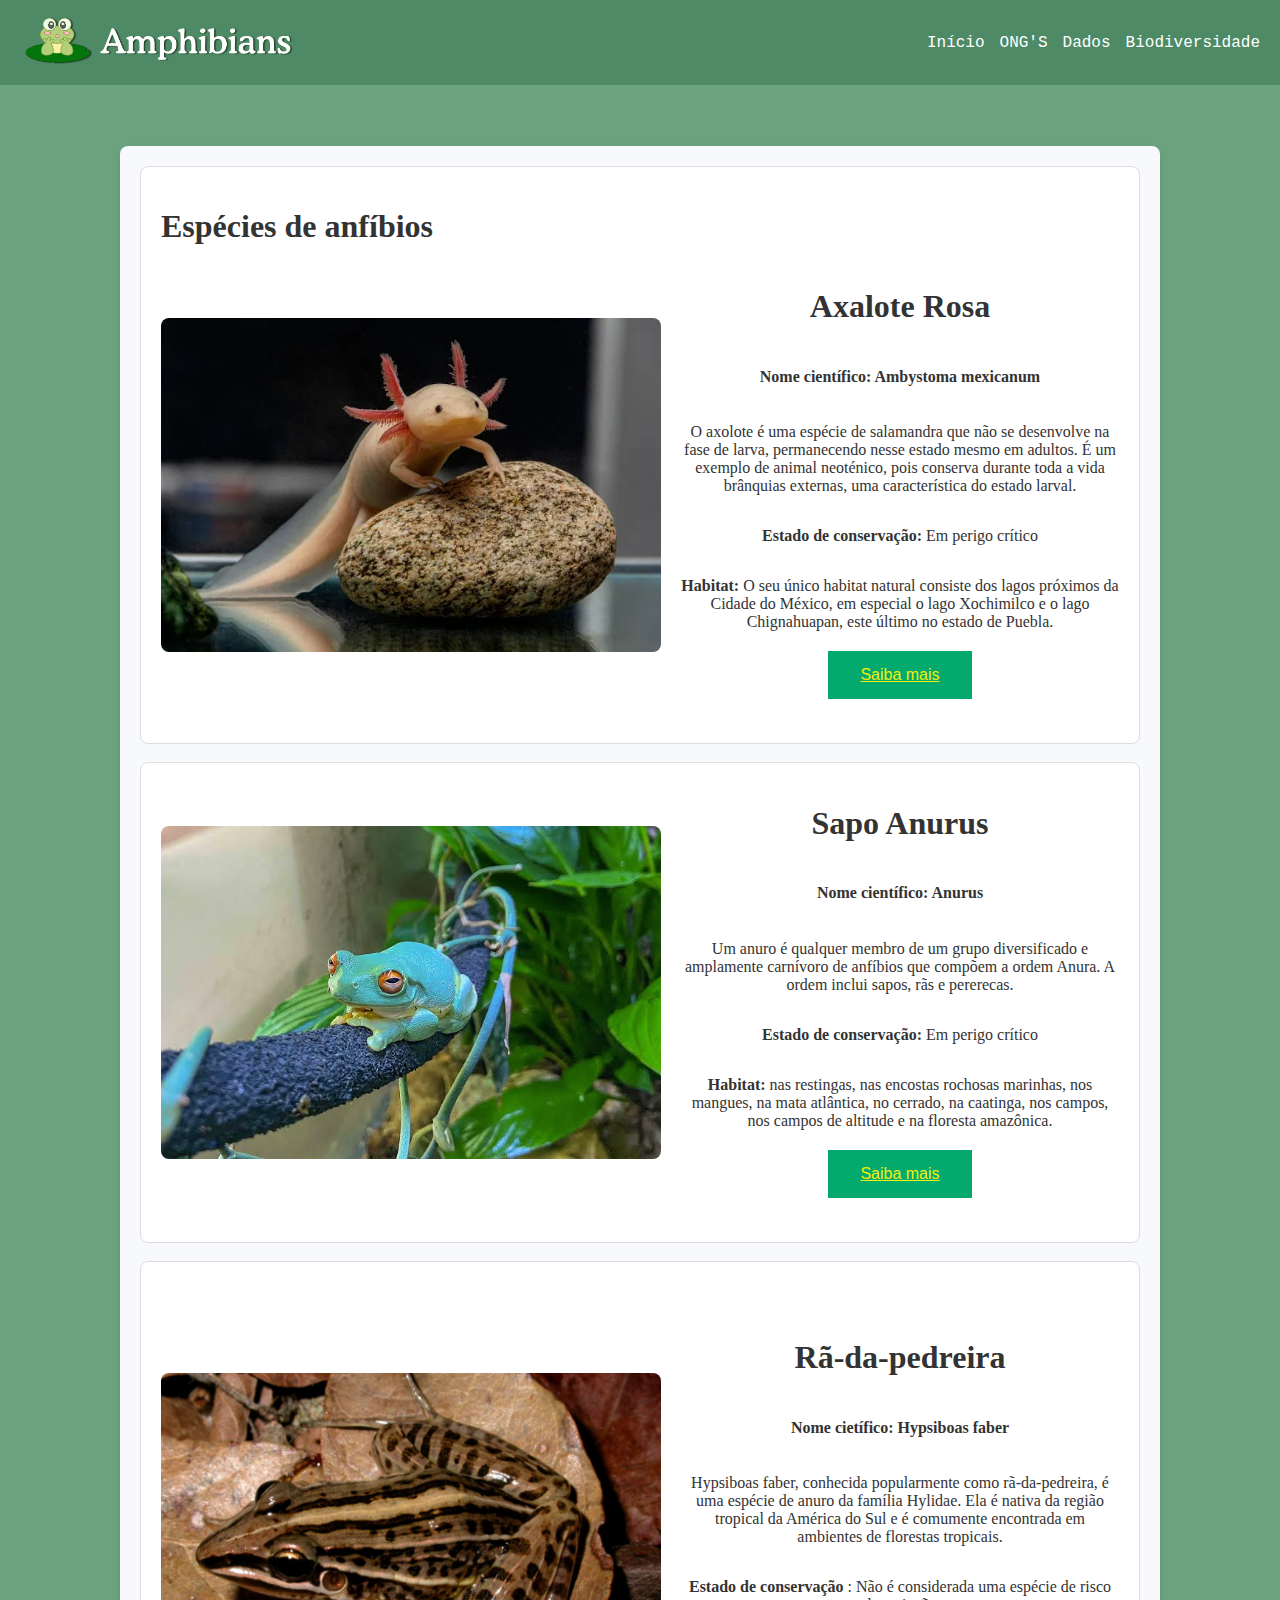
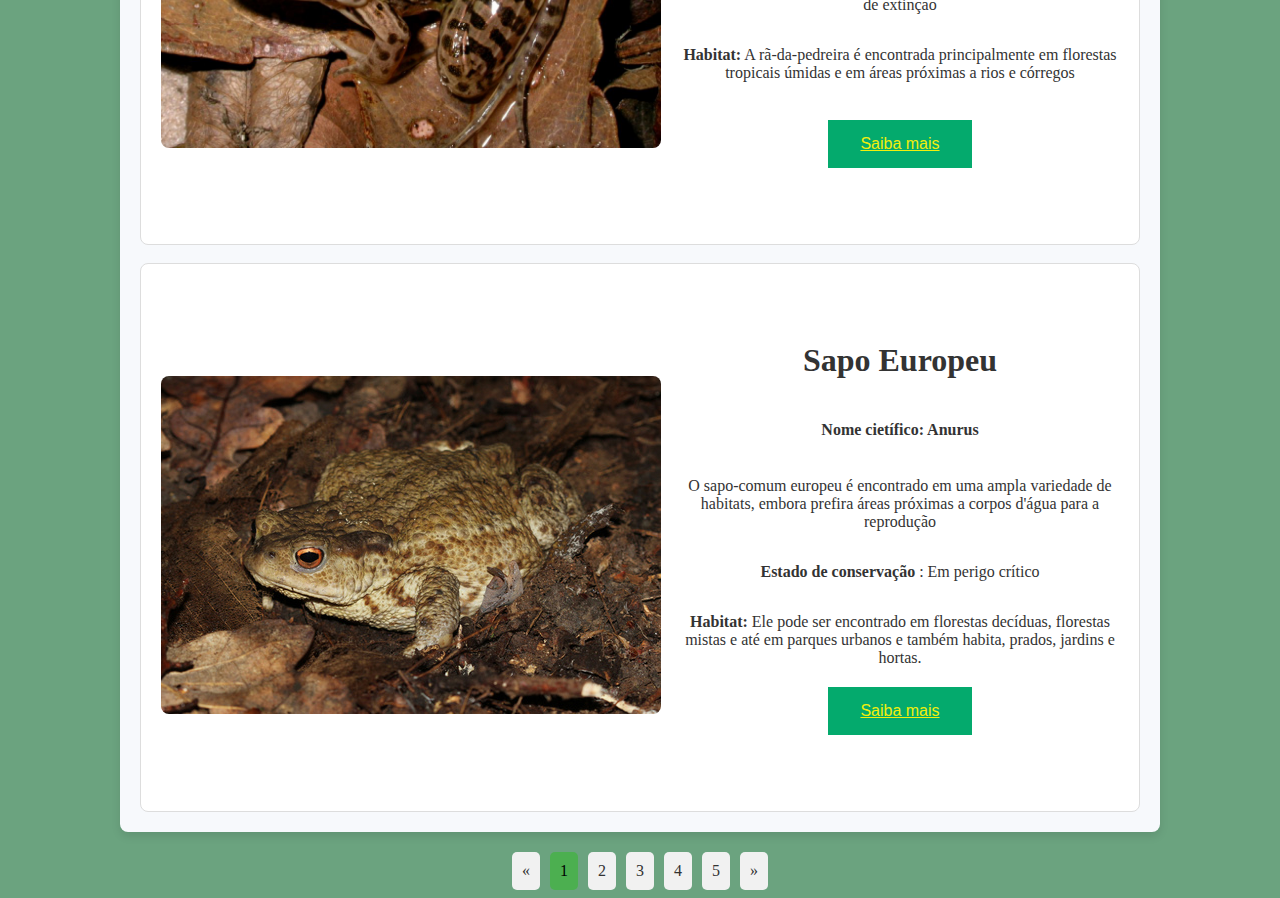
<file: index.html>
<!DOCTYPE html>
<html lang="pt">
<head>
    <title>Amphibians</title>
    <link rel="apple-touch-icon" sizes="180x180" href="./src/imagem/sapo.logo.png">
    <link rel="icon" type="image/png" sizes="32x32" href="./src/imagem/favicon-32x32.png">
    <link rel="icon" type="image/png" sizes="16x16" href="./src/imagem/favicon-16x16.png">
    <meta charset="UTF-8">
    <meta name="viewport" content="width=device-width, initial-scale=1.0">
    <link rel="stylesheet" href="src/css/paginainicial.css">
</head>
<body>
    <header class="navbar">
        <div class="logo">
            <a href="./index.html"><img src="./src/imagem/sapofofinho.png.png" width="280px" alt="Logo do site"></a>
        </div>
        <input type="checkbox" id="menu-toggle" class="menu-toggle">
       <label for="menu-toggle" class="menu-hamburguer">&#9776;</label>

     <nav class="nav-links">
    <ul>
        <li><a href="./index.html">Início</a></li>
        <li><a href="./ong.html">ONG'S</a></li>
        <li><a href="./dados.html">Dados</a></li>
        <li><a href="./pagina4.html">Biodiversidade</a></li>
    </ul>
</nav>
    </header>
    <br>
    <div class="wrapper"> <!-- Wrapper added here -->

        <div class="content-wrapper">
            <section id="detalhes-especie" class="detalhes-especie">
                <h1>Espécies de anfíbios</h1>
                <div class="especie">
                    <img src="./src/imagem/axolote-apoiado-sobre-uma-pedra.png" alt="foto axolote" class="foto-especie" width="500" height="auto">
                    <div class="info-especie">
                        <h1>Axalote Rosa</h1>
                        <h4><strong>Nome científico:</strong> Ambystoma mexicanum</h4>
                        <p>O axolote é uma espécie de salamandra que não se desenvolve na fase de larva, permanecendo nesse estado mesmo em adultos. É um exemplo de animal neoténico, pois conserva durante toda a vida brânquias externas, uma característica do estado larval.</p>
                        <p><strong>Estado de conservação:</strong> Em perigo crítico</p>
                        <p><strong>Habitat:</strong> O seu único habitat natural consiste dos lagos próximos da Cidade do México, em especial o lago Xochimilco e o lago Chignahuapan, este último no estado de Puebla.</p>
                        <button><a href="https://pt.wikipedia.org/wiki/Ambystoma_mexicanum" target="_blank" class="button">Saiba mais</a></button>
                    </div>
                </div>
            </section>
            <br>
            <!-- Section for other species -->
            <section id="detalhes-especie" class="detalhes-especie">
                <div class="especie">
                    <img src="src/imagem/sapo.anuros.png" alt="foto sapo anurus" class="foto-especie" width="500" height="auto">
                    <div class="info-especie">
                        <h1>Sapo Anurus</h1>
                        <h4><strong>Nome científico:</strong> Anurus</h4>
                        <p>Um anuro é qualquer membro de um grupo diversificado e amplamente carnívoro de anfíbios que compõem a ordem Anura. A ordem inclui sapos, rãs e pererecas.</p>
                        <p><strong>Estado de conservação:</strong> Em perigo crítico</p>
                        <p><strong>Habitat:</strong> nas restingas, nas encostas rochosas marinhas, nos mangues, na mata atlântica, no cerrado, na caatinga, nos campos, nos campos de altitude e na floresta amazônica.</p>
                        <button><a href="https://pt.wikipedia.org/wiki/Anura" target="_blank" class="button">Saiba mais</a></button>
                    </div>
                </div>
            </section>
            <br>
            <section id="detalhes-especie" class="detalhes-especie">
                <br>
                <br>
            <div class="especie">
        
                <img src="src/imagem/rã da pedreira.png" alt="foto axalote" class="foto-especie" width="500" height="auto">
                <div class="info-especie">
                    <h1>Rã-da-pedreira</h1>
                    <h4><strong>Nome cietífico:</strong> Hypsiboas faber</h4>
                    <p>Hypsiboas faber, conhecida popularmente como rã-da-pedreira, é uma espécie de anuro da família Hylidae. Ela é nativa da região tropical da América do Sul e é comumente encontrada em ambientes de florestas tropicais.</p>
                    <p><strong>Estado de conservação </strong>: Não é considerada uma espécie de risco de extinção
                    </p>
                    <p><strong>Habitat:</strong> A rã-da-pedreira é encontrada principalmente em florestas tropicais úmidas e em áreas próximas a rios e córregos  </p>
                    <br>
                    <button> <a href="https://pt.wikipedia.org/wiki/Anura#:~:text=Um%20anuro%20%C3%A9%20qualquer%20membro,e%20pererecas%20(ou%20relas)." target="_blank" class="button">Saiba mais</a>
                    </button>
                    <p>
                </div>            
            </div> 
            </section>  
            <br>
            <section id="detalhes-especie" class="detalhes-especie">
                <br>
                <br>
            <div class="especie">
            
                <img src="src/imagem/sapo europeu.png" alt="foto axalote" class="foto-especie">
                <div class="info-especie" width="500" height="auto" >
                    <h1>Sapo Europeu</h1>
                    <h4><strong>Nome cietífico:</strong> Anurus</h4>
                    <p>O sapo-comum europeu é encontrado em uma ampla variedade de habitats, embora prefira áreas próximas a corpos d'água para a reprodução</p>
                   <p><strong>Estado de conservação </strong>: Em perigo crítico</p> 
                    <p><strong>Habitat:</strong> Ele pode ser encontrado em florestas decíduas, florestas mistas e até em parques urbanos e também habita, prados, jardins e hortas.</p>
                    <button> <a href="https://pt.wikipedia.org/wiki/Anura#:~:text=Um%20anuro%20%C3%A9%20qualquer%20membro,e%20pererecas%20(ou%20relas)." target="_blank" class="button">Saiba mais</a>
                    </button>
                    <p>
                </div>            
            </div> 
            </section>  
            <!-- Add more species as needed -->
    </div>
            <!-- Pagination -->
            <div class="pagination">
                <a href="pagina1.html">&laquo;</a> <!-- Mudar para a página anterior -->
                <a class="active" href="pagina1.html">1</a>
                <a href="pagina2.html">2</a>
                <a href="pagina3.html">3</a>
                <a href="pagina4.html">4</a>
                <a href="dados.html">5</a>
                <a href="pagina2.html">&raquo;</a> <!-- Mudar para a próxima página -->
            </div>
        </div>
    </div> <!-- End of wrapper -->

</body>
</html>
</file>
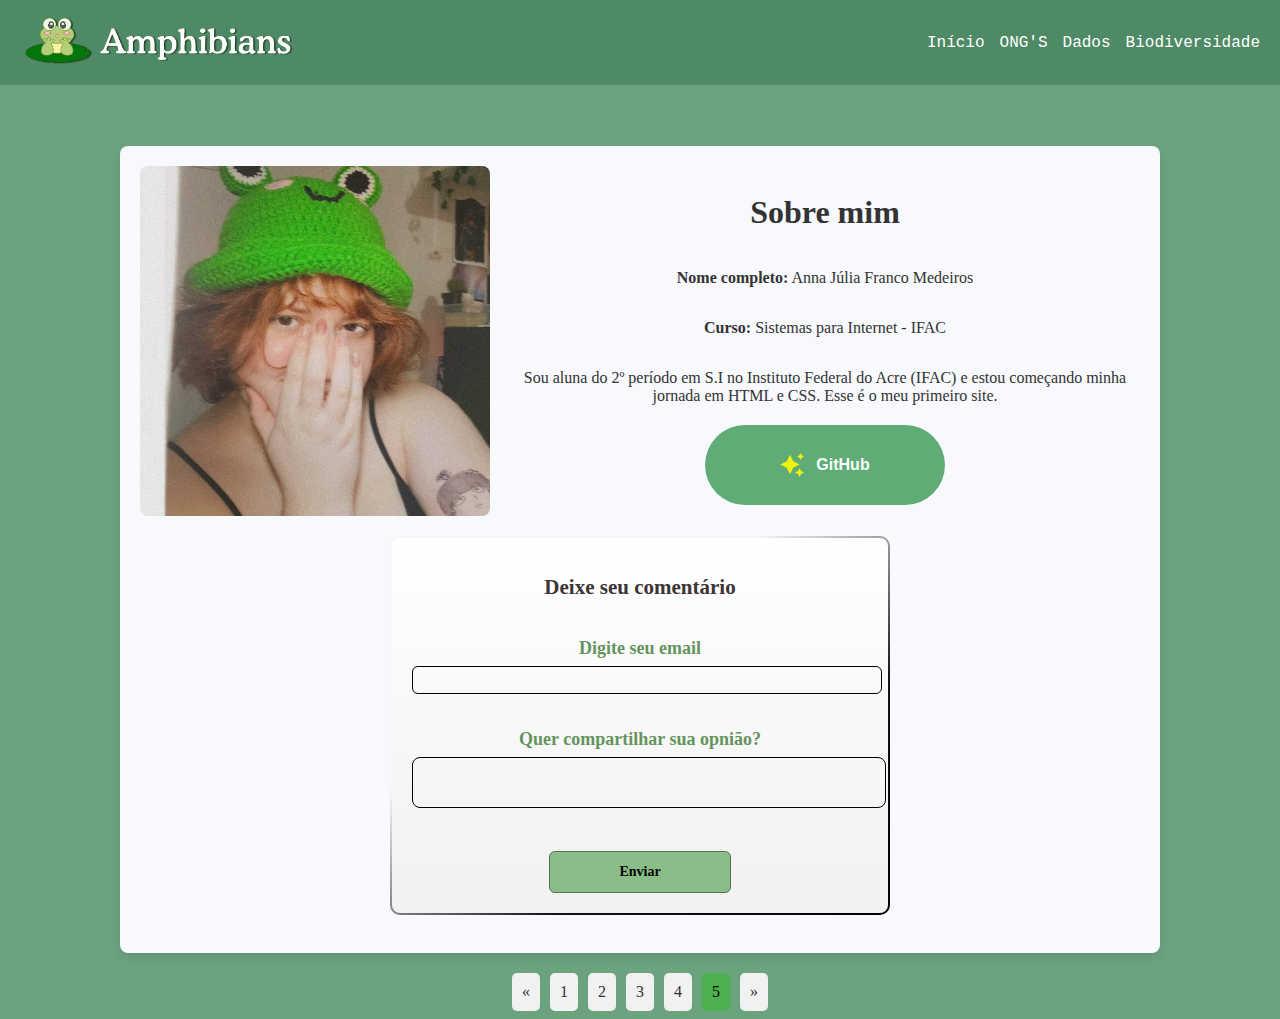
<file: dados.html>
<!DOCTYPE html>
<html lang="pt">
<head>
    
    <title>Amphibians</title>
    <meta charset="UTF-8">
    <meta name="viewport" content="width=device-width, initial-scale=1.0">
    <link rel="stylesheet" href="src/css/paginainicial.css">
</head>
<body>
    <header class="navbar">
        <div class="logo">
            <a href="./index.html"><img src="./src/imagem/sapofofinho.png.png" width="280px" alt="Logo do site"></a>
        </div>
    </div>
    <input type="checkbox" id="menu-toggle" class="menu-toggle">
   <label for="menu-toggle" class="menu-hamburguer">&#9776;</label>
        <nav class="nav-links">
            <ul>
                <li><a href="./index.html">Início</a></li>
                <li><a href="./ong.html">ONG'S</a></li>
                <li><a href="./dados.html">Dados</a></li>
                <li><a href="./pagina4.html">Biodiversidade</a></li>
            </ul>
        </nav>
    </header>
    <br>
    <div class="wrapper"> 
        <div class="content-wrapper">
            <section id="Sobre-mim" class="detalhes-sobre-o-autor">
                <div class="especie">
                    <img src="./src/imagem/Anna-Julia.png" alt="Foto de Anna Júlia" class="foto-especie" width="350">
                    <div class="info-especie">
                        <h1>Sobre mim</h1>
                        <p><strong>Nome completo:</strong> Anna Júlia Franco Medeiros</p>
                        <p><strong>Curso:</strong> Sistemas para Internet - IFAC</p>
                        <p>Sou aluna do 2º período em S.I no Instituto Federal do Acre (IFAC) e estou começando minha jornada em HTML e CSS. Esse é o meu primeiro site.</p>
                        <button class="btn" onclick="window.location.href='https://github.com/Julia-alt-0w0'">
                            <svg height="24" width="24" fill="#FFFFFF" viewBox="0 0 24 24" class="sparkle">
                                <path d="M10,21.236,6.755,14.745.264,11.5,6.755,8.255,10,1.764l3.245,6.491L19.736,11.5l-6.491,3.245ZM18,21l1.5,3L21,21l3-1.5L21,18l-1.5-3L18,18l-3,1.5ZM19.333,4.667,20.5,7l1.167-2.333L24,3.5,21.667,2.333,20.5,0,19.333,2.333,17,3.5Z"></path>
                            </svg>
                            <span class="text">GitHub</span>
                        </button>
                        
                    </div>
                </div>
                <div class="form-container">
                    <h2>Deixe seu comentário</h2>
                    <form class="form">
                        <div class="form-group">
                            <label for="email">Digite seu email</label>
                            <input type="text" id="email" name="email" required>
                        </div>
                        <div class="form-group">
                            <label for="textarea">Quer compartilhar sua opnião?</label>
                            <textarea name="textarea" id="textarea" rows="5" cols="50" required></textarea>
                        </div>
                        <button class="form-submit-btn" type="submit">Enviar</button>
                    </form>
                </div>

                </section>
                
                <br>
            </div>
            <div class="pagination">
                <a href="pagina4.html">&laquo;</a> <!-- Link para a página anterior -->
                <a href="index.html">1</a>
                <a href="pagina2.html">2</a>
                <a href="pagina3.html">3</a>
                <a href="pagina4.html">4</a>
                <a href="dados.html" class="active">5</a> <!-- Página atual marcada como ativa -->
                <a href="dados.html">&raquo;</a> <!-- Sem próxima página, mantendo no mesmo -->
            </div>
        </div>
        

    </body>
    </html>
</file>
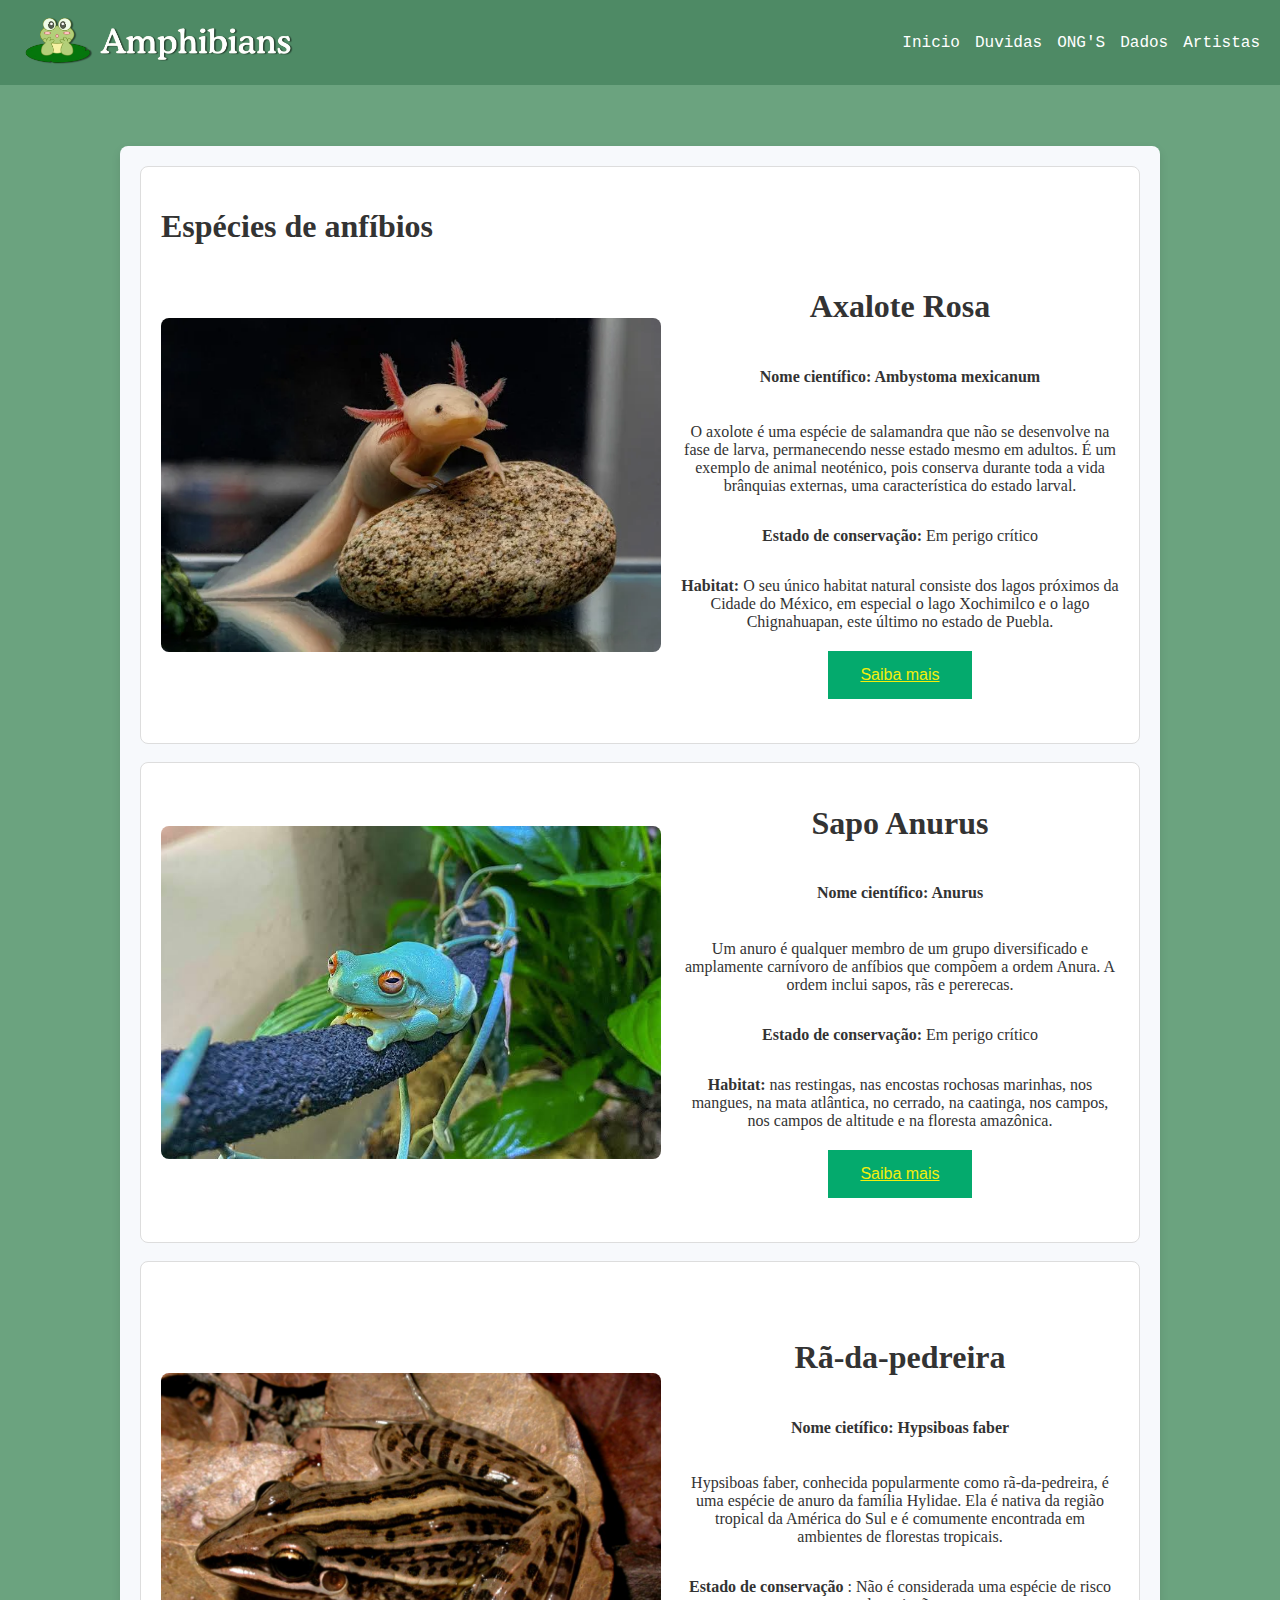
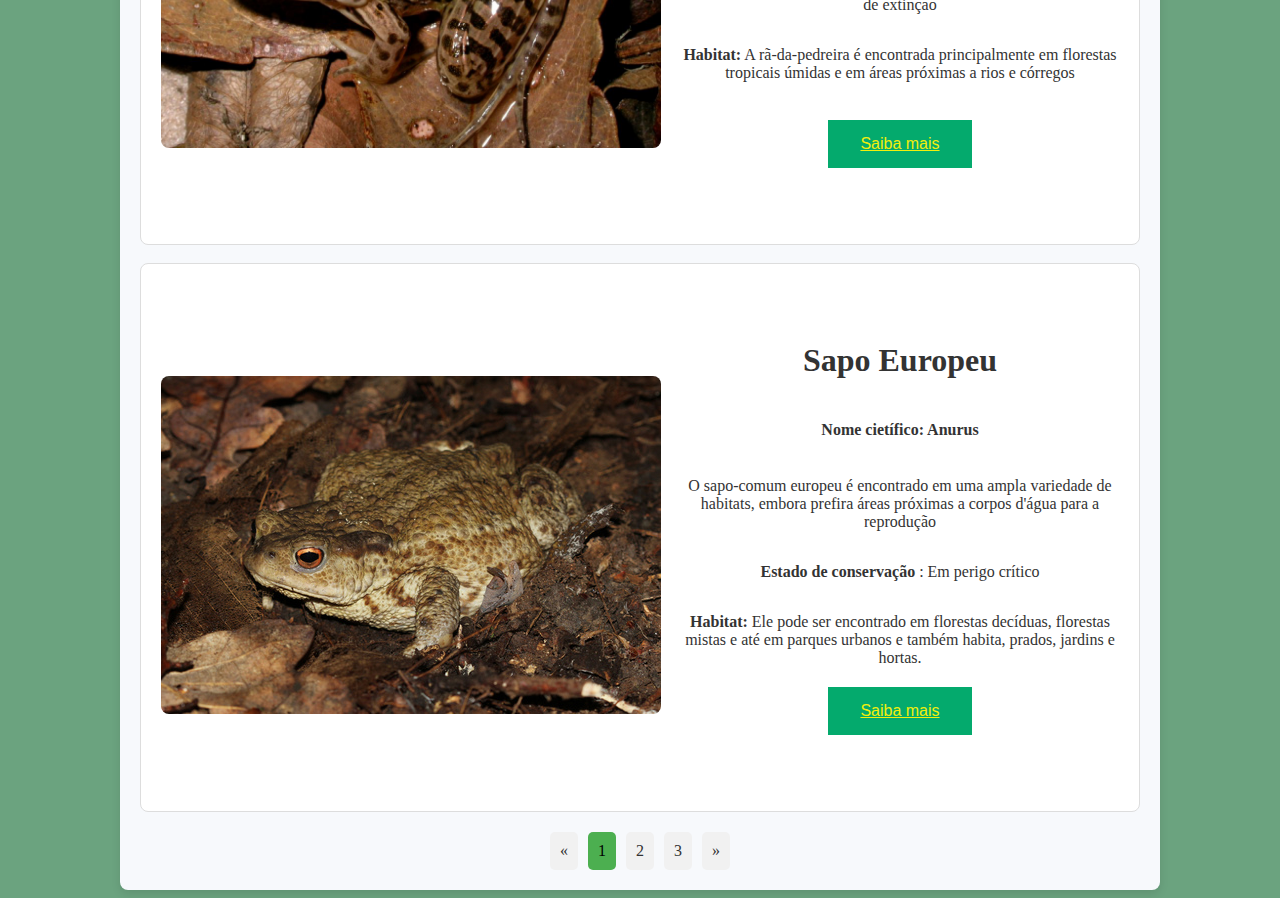
<file: inicial.html>
<!DOCTYPE html>
<html lang="pt">
<head>
    <title>Amphibians</title>
    <meta charset="UTF-8">
    <meta name="viewport" content="width=device-width, initial-scale=1.0">
    <link rel="stylesheet" href="src/css/paginainicial.css">
</head>
<body>
    <header class="navbar">
        <div class="logo">
            <a href="./inicial.html"><img src="./src/imagem/sapofofinho.png.png" width="280px" alt="Logo do site"></a>
        </div>
        <nav class="nav-links">
            <ul>
                <li><a href="./index.html">Inicio</a></li>
                <li><a href="./duvidas.html">Duvidas</a></li>
                <li><a href="./ong.html">ONG'S</a></li>
                <li><a href="./dados.html">Dados</a></li>
                <li><a href="./artistas.html">Artistas</a></li>
            </ul>
        </nav>
    </header>
    <br>
    <div class="wrapper"> <!-- Wrapper added here -->

        <div class="content-wrapper">
            <section id="detalhes-especie" class="detalhes-especie">
                <h1>Espécies de anfíbios</h1>
                <div class="especie">
                    <img src="./src/imagem/axolote-apoiado-sobre-uma-pedra.png" alt="foto axolote" class="foto-especie" width="500" height="auto">
                    <div class="info-especie">
                        <h1>Axalote Rosa</h1>
                        <h4><strong>Nome científico:</strong> Ambystoma mexicanum</h4>
                        <p>O axolote é uma espécie de salamandra que não se desenvolve na fase de larva, permanecendo nesse estado mesmo em adultos. É um exemplo de animal neoténico, pois conserva durante toda a vida brânquias externas, uma característica do estado larval.</p>
                        <p><strong>Estado de conservação:</strong> Em perigo crítico</p>
                        <p><strong>Habitat:</strong> O seu único habitat natural consiste dos lagos próximos da Cidade do México, em especial o lago Xochimilco e o lago Chignahuapan, este último no estado de Puebla.</p>
                        <button><a href="https://pt.wikipedia.org/wiki/Ambystoma_mexicanum" target="_blank" class="button">Saiba mais</a></button>
                    </div>
                </div>
            </section>
            <br>
            <!-- Section for other species -->
            <section id="detalhes-especie" class="detalhes-especie">
                <div class="especie">
                    <img src="src/imagem/sapo.anuros.png" alt="foto sapo anurus" class="foto-especie" width="500" height="auto">
                    <div class="info-especie">
                        <h1>Sapo Anurus</h1>
                        <h4><strong>Nome científico:</strong> Anurus</h4>
                        <p>Um anuro é qualquer membro de um grupo diversificado e amplamente carnívoro de anfíbios que compõem a ordem Anura. A ordem inclui sapos, rãs e pererecas.</p>
                        <p><strong>Estado de conservação:</strong> Em perigo crítico</p>
                        <p><strong>Habitat:</strong> nas restingas, nas encostas rochosas marinhas, nos mangues, na mata atlântica, no cerrado, na caatinga, nos campos, nos campos de altitude e na floresta amazônica.</p>
                        <button><a href="https://pt.wikipedia.org/wiki/Anura" target="_blank" class="button">Saiba mais</a></button>
                    </div>
                </div>
            </section>
            <br>
            <section id="detalhes-especie" class="detalhes-especie">
                <br>
                <br>
            <div class="especie">
        
                <img src="src/imagem/rã da pedreira.png" alt="foto axalote" class="foto-especie" width="500" height="auto">
                <div class="info-especie">
                    <h1>Rã-da-pedreira</h1>
                    <h4><strong>Nome cietífico:</strong> Hypsiboas faber</h4>
                    <p>Hypsiboas faber, conhecida popularmente como rã-da-pedreira, é uma espécie de anuro da família Hylidae. Ela é nativa da região tropical da América do Sul e é comumente encontrada em ambientes de florestas tropicais.</p>
                    <p><strong>Estado de conservação </strong>: Não é considerada uma espécie de risco de extinção
                    </p>
                    <p><strong>Habitat:</strong> A rã-da-pedreira é encontrada principalmente em florestas tropicais úmidas e em áreas próximas a rios e córregos  </p>
                    <br>
                    <button> <a href="https://pt.wikipedia.org/wiki/Anura#:~:text=Um%20anuro%20%C3%A9%20qualquer%20membro,e%20pererecas%20(ou%20relas)." target="_blank" class="button">Saiba mais</a>
                    </button>
                    <p>
                </div>            
            </div> 
            </section>  
            <br>
            <section id="detalhes-especie" class="detalhes-especie">
                <br>
                <br>
            <div class="especie">
            
                <img src="src/imagem/sapo europeu.png" alt="foto axalote" class="foto-especie">
                <div class="info-especie" width="500" height="auto" >
                    <h1>Sapo Europeu</h1>
                    <h4><strong>Nome cietífico:</strong> Anurus</h4>
                    <p>O sapo-comum europeu é encontrado em uma ampla variedade de habitats, embora prefira áreas próximas a corpos d'água para a reprodução</p>
                   <p><strong>Estado de conservação </strong>: Em perigo crítico</p> 
                    <p><strong>Habitat:</strong> Ele pode ser encontrado em florestas decíduas, florestas mistas e até em parques urbanos e também habita, prados, jardins e hortas.</p>
                    <button> <a href="https://pt.wikipedia.org/wiki/Anura#:~:text=Um%20anuro%20%C3%A9%20qualquer%20membro,e%20pererecas%20(ou%20relas)." target="_blank" class="button">Saiba mais</a>
                    </button>
                    <p>
                </div>            
            </div> 
            </section>  
            <!-- Add more species as needed -->

            <!-- Pagination -->
            <div class="pagination">
                <a href="#">&laquo;</a>
                <a class="active" href="#">1</a>
                <a href="pagina2.html">2</a>
                <a href="pagina3.html">3</a>

                <a href="#">&raquo;</a>
            </div>
        </div>
    </div> <!-- End of wrapper -->

</body>
</html>
</file>
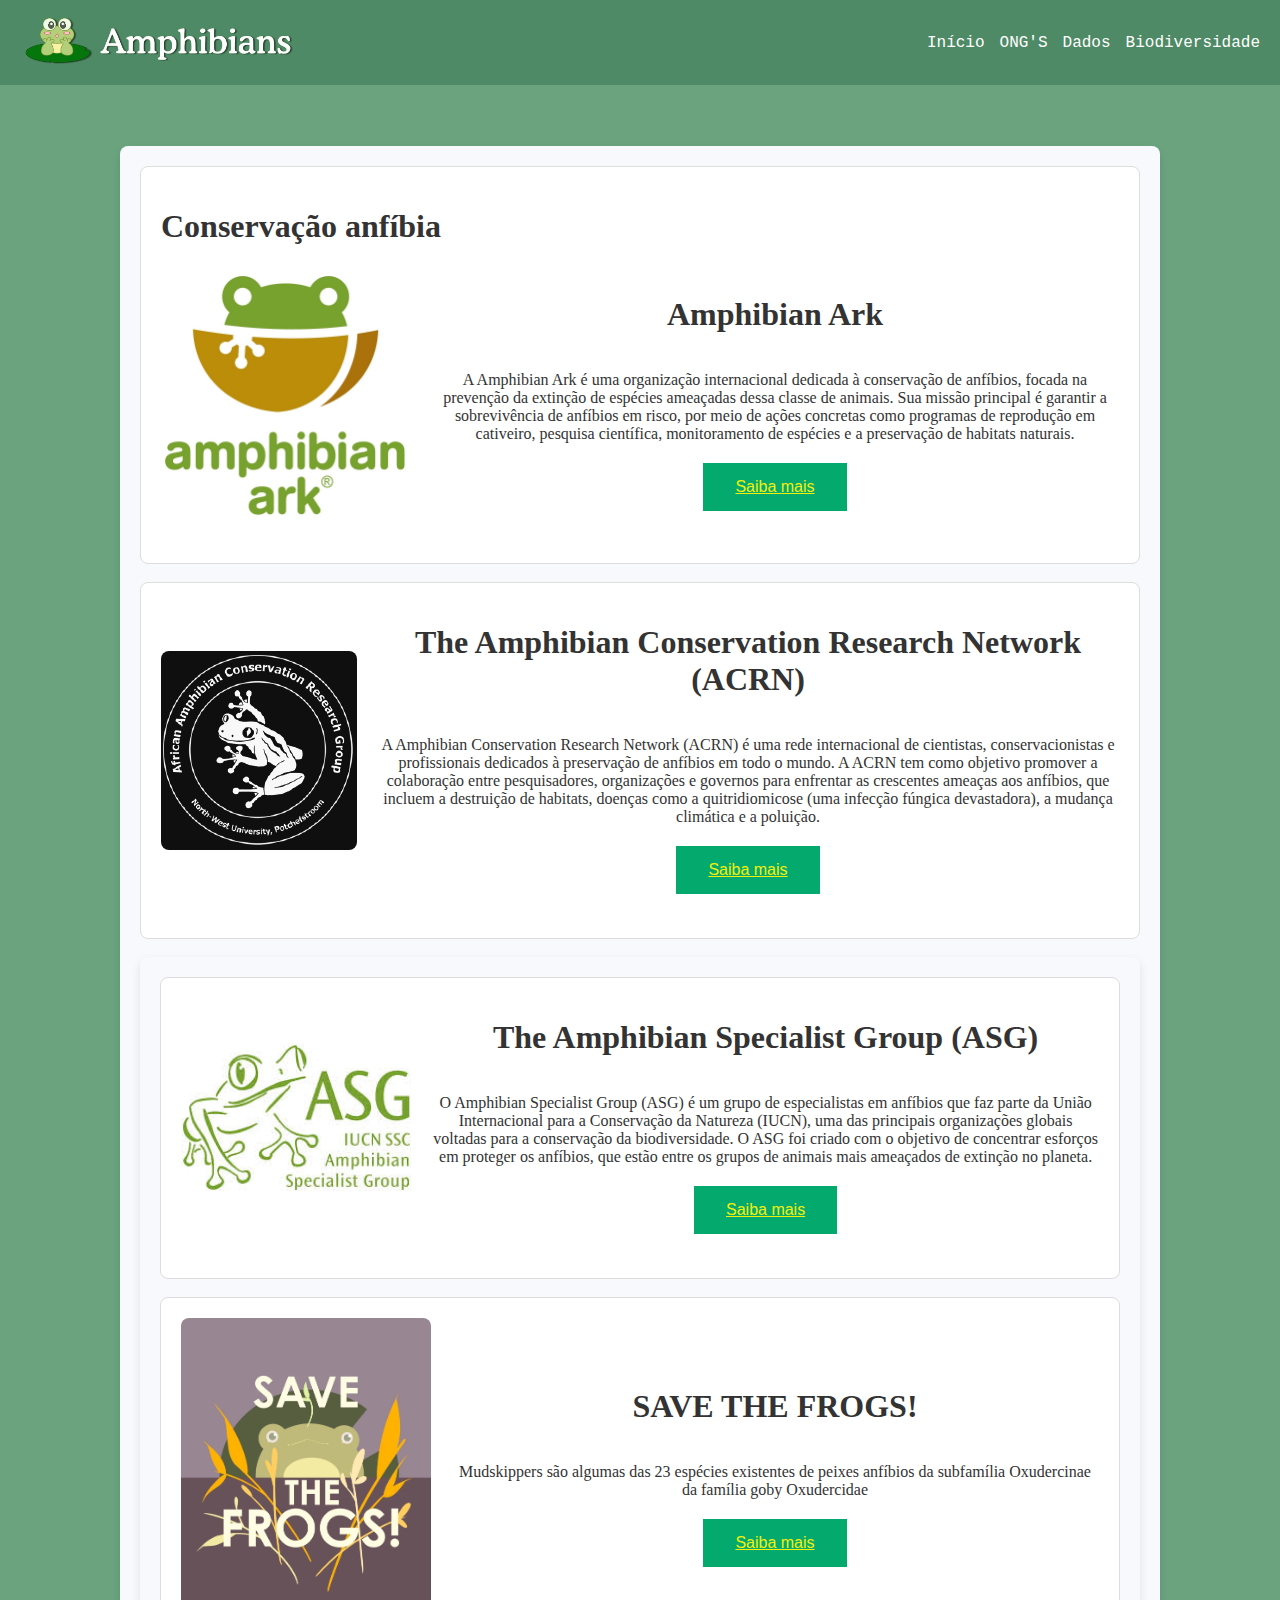
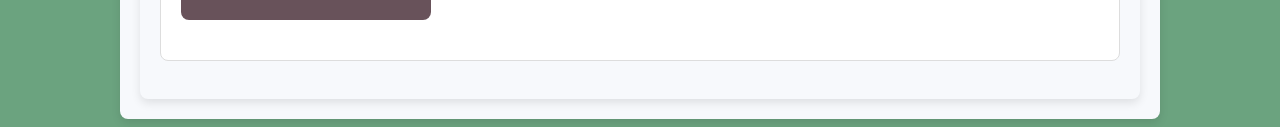
<file: ong.html>
<!DOCTYPE html>
<html lang="pt">
<head>
    <title>Amphibians</title>
    <link rel="apple-touch-icon" sizes="180x180" href="./src/imagem/sapo.logo.png">
    <link rel="icon" type="image/png" sizes="32x32" href="./src/imagem/favicon-32x32.png">
    <link rel="icon" type="image/png" sizes="16x16" href="./src/imagem/favicon-16x16.png">
    <meta charset="UTF-8">
    <meta name="viewport" content="width=device-width, initial-scale=1.0">
    <link rel="stylesheet" href="src/css/paginainicial.css">
</head>
<body>
    <header class="navbar">
        <div class="logo">
            <a href="./index.html"><img src="./src/imagem/sapofofinho.png.png" width="280px" alt="Logo do site"></a>
        </div>
        <input type="checkbox" id="menu-toggle" class="menu-toggle">
       <label for="menu-toggle" class="menu-hamburguer">&#9776;</label>

     <nav class="nav-links">
    <ul>
        <li><a href="./index.html">Início</a></li>
        <li><a href="./ong.html">ONG'S</a></li>
        <li><a href="./dados.html">Dados</a></li>
        <li><a href="./pagina4.html">Biodiversidade</a></li>
    </ul>
</nav>
    </header>
    <br>
    <div class="wrapper"> 

        <div class="content-wrapper">
            <section id="detalhes-especie" class="detalhes-especie">
                <h1> Conservação anfíbia</h1>
                <div class="especie">
                    <img src="./src/imagem/AArk-logo-vertical-w-TRADEMARK-Copy.png" alt="foto axolote" class="foto-especie" width="250" height="auto">
                    <div class="info-especie">
                        <h1>Amphibian Ark</h1>
                        <p>A Amphibian Ark é uma organização internacional dedicada à conservação de anfíbios, focada na prevenção da extinção de espécies ameaçadas dessa classe de animais. Sua missão principal é garantir a sobrevivência de anfíbios em risco, por meio de ações concretas como programas de reprodução em cativeiro, pesquisa científica, monitoramento de espécies e a preservação de habitats naturais. </p>
                        <button><a href="https://www.amphibianark.org/" target="_blank" class="button">Saiba mais</a></button>
                    </div>
                </div>
            </section>
            <br>
            <!-- Agora começa a selecionar as especies-->
            <section id="detalhes-especie" class="detalhes-especie">
                <div class="especie">
                    <img src="src/imagem/The Amphibian Conservation Research Network (ACRN).png" alt="foto sapo anurus" class="foto-especie" width="700" height="auto">
                    <div class="info-especie">
                        <h1>The Amphibian Conservation Research Network (ACRN)</h1>
                        <p> A Amphibian Conservation Research Network (ACRN) é uma rede internacional de cientistas, conservacionistas e profissionais dedicados à preservação de anfíbios em todo o mundo. A ACRN tem como objetivo promover a colaboração entre pesquisadores, organizações e governos para enfrentar as crescentes ameaças aos anfíbios, que incluem a destruição de habitats, doenças como a quitridiomicose (uma infecção fúngica devastadora), a mudança climática e a poluição.</p>
                        <button><a href="https://www.amphibians.org/what-we-do/acrs/" target="_blank" class="button">Saiba mais</a></button>
                    </div>
                </div>
            </section>
            <br>
            <div class="wrapper"> 

                <div class="content-wrapper">
                    <section id="detalhes-especie" class="detalhes-especie">
                        <div class="especie">
                            <img src="./src/imagem/asg ong.png" alt="foto axolote" class="foto-especie" width="900" height="auto">
                            <div class="info-especie">
                                <h1>The Amphibian Specialist Group (ASG)</h1>
                                <p>O Amphibian Specialist Group (ASG) é um grupo de especialistas em anfíbios que faz parte da União Internacional para a Conservação da Natureza (IUCN), uma das principais organizações globais voltadas para a conservação da biodiversidade. O ASG foi criado com o objetivo de concentrar esforços em proteger os anfíbios, que estão entre os grupos de animais mais ameaçados de extinção no planeta.</p>
                                <button><a href="https://www.iucn-amphibians.org/" target="_blank" class="button">Saiba mais</a></button>
                            </div>
                        </div>
                    </section>
                    <br>
                    <!-- Section for other species -->
                    <section id="detalhes-especie" class="detalhes-especie">
                        <div class="especie">
                            <img src="src/imagem/save-the-frogs.png" alt="foto sapo anurus" class="foto-especie" width="250" height="auto">
                            <div class="info-especie">
                                <h1>SAVE THE FROGS!</h1>
                                <p>Mudskippers são algumas das 23 espécies existentes de peixes anfíbios da subfamília Oxudercinae da família goby Oxudercidae</p>
                                <button><a href="https://savethefrogs.com/?gad_source=1&gclid=Cj0KCQiAhbi8BhDIARIsAJLOlufPZciGuuqdk2YE7K4-JVqMNpz4FGOjmwBq43FOVE4SfLzhW-nh-54aAhfZEALw_wcB" target="_blank" class="button">Saiba mais</a></button>
                            </div>
                        </div>
                    </section>
                    <br>
         
        
   
    </div> 

</body>
</html>
</file>
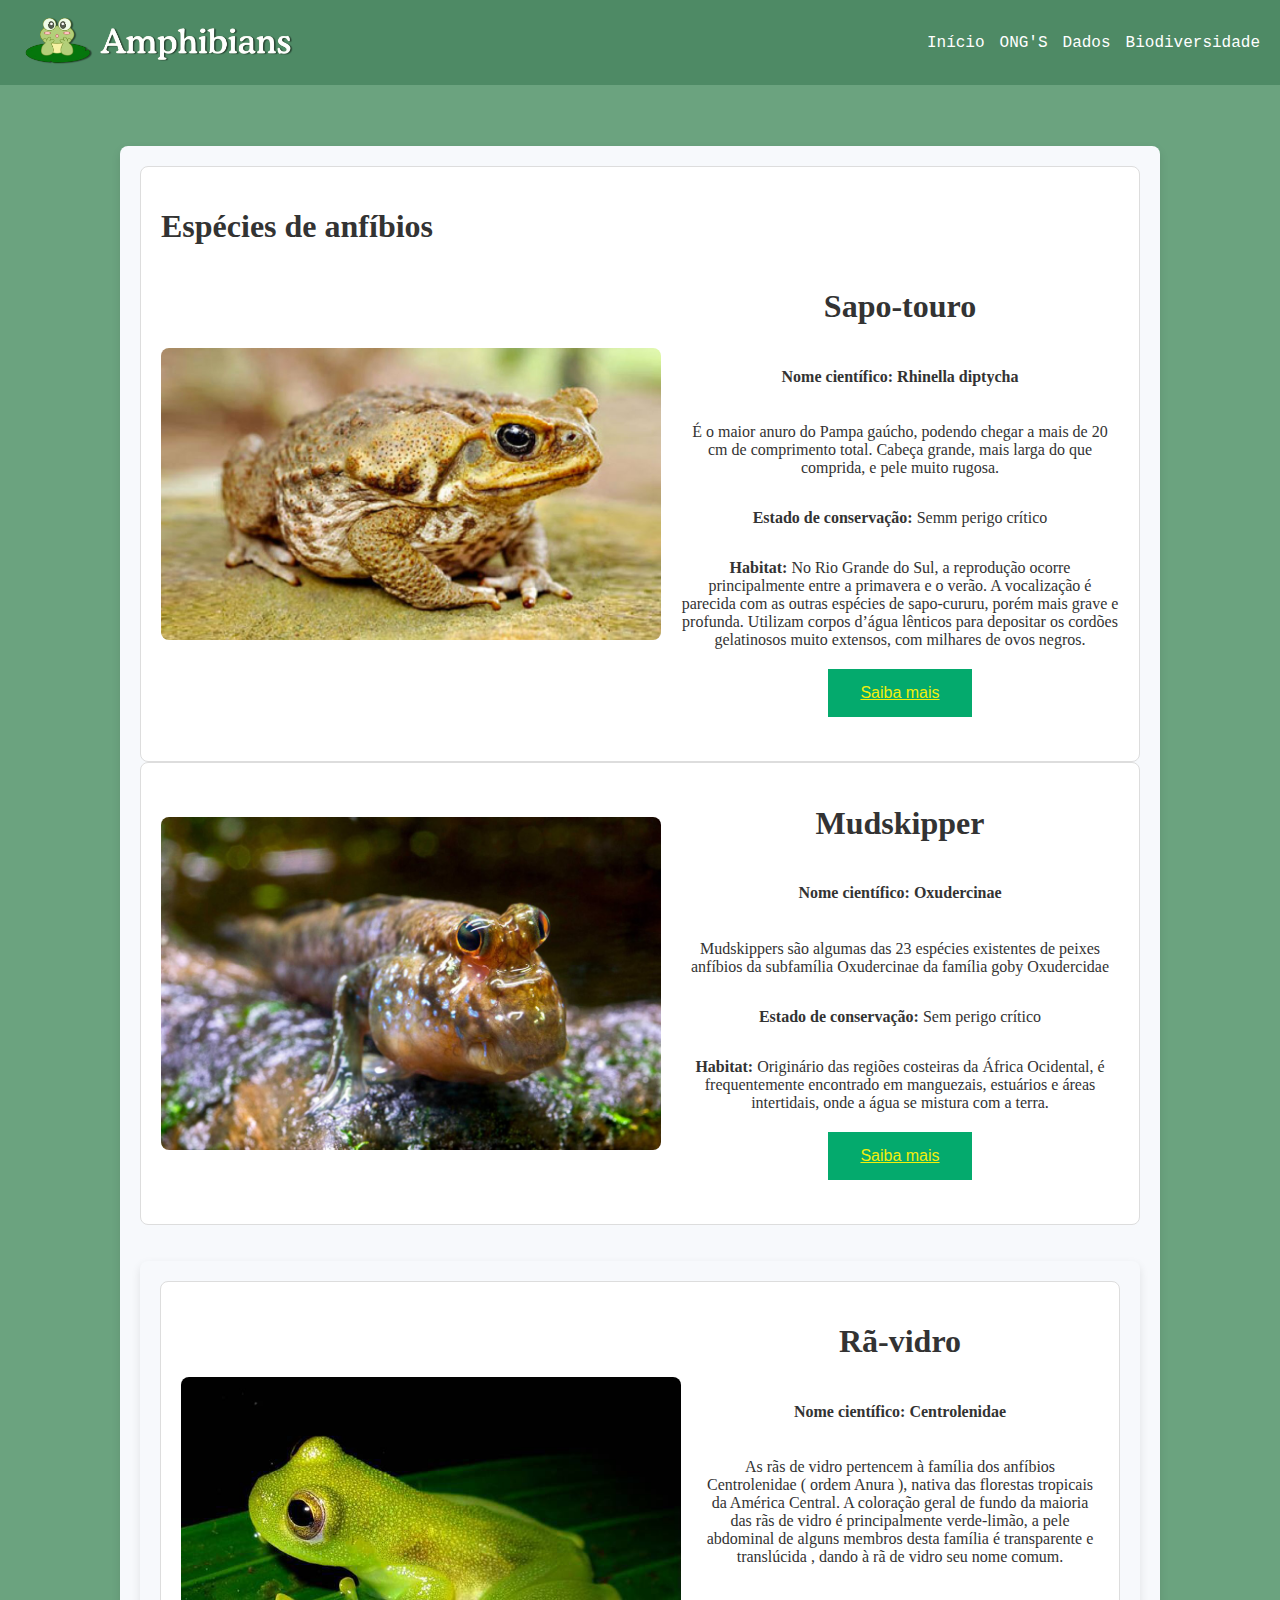
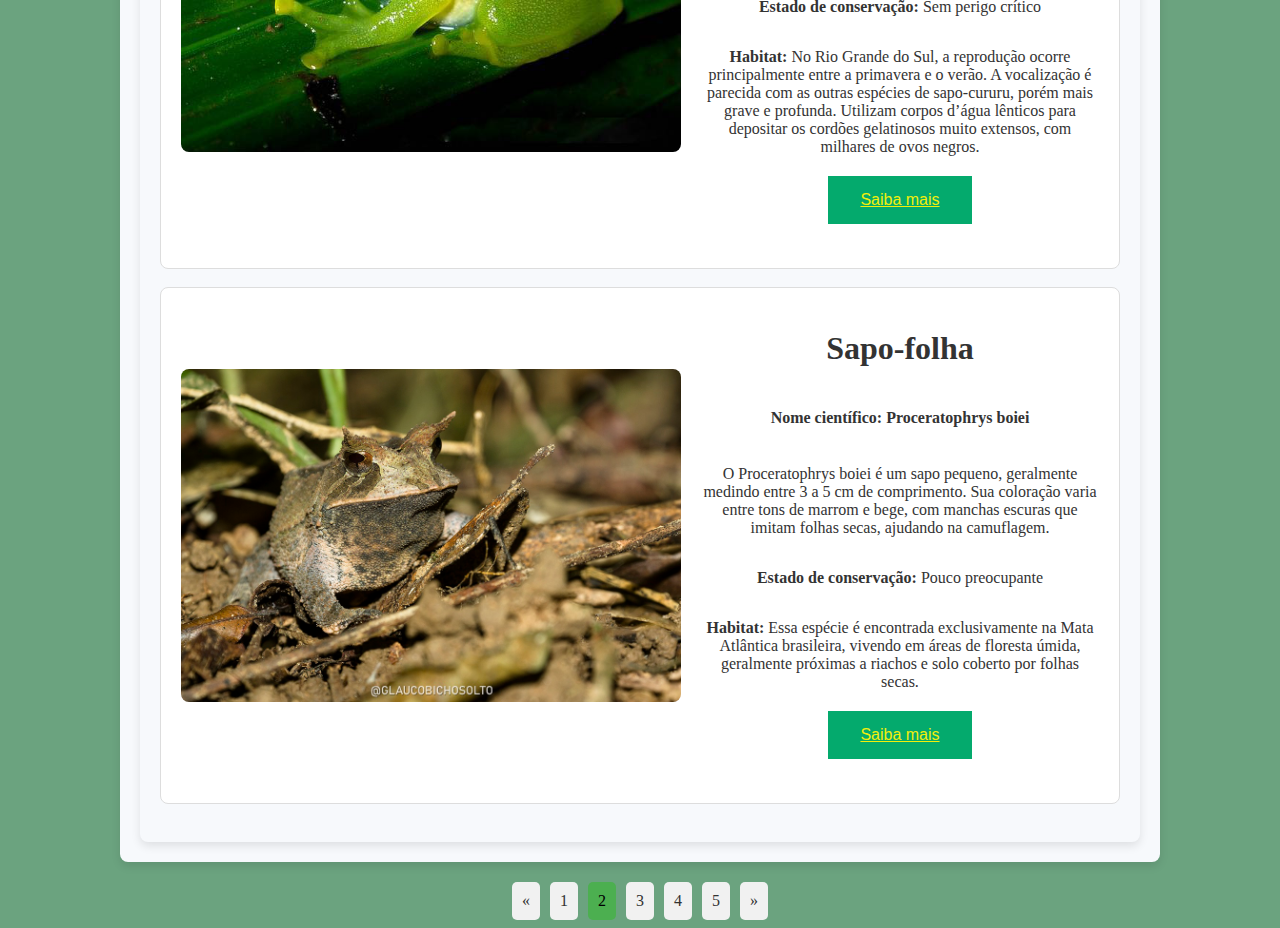
<file: pagina2.html>
<!DOCTYPE html>
<html lang="pt">
<head>
    <title>Amphibians</title>
    <link rel="apple-touch-icon" sizes="180x180" href="./src/imagem/sapo.logo.png">
    <link rel="icon" type="image/png" sizes="32x32" href="./src/imagem/favicon-32x32.png">
    <link rel="icon" type="image/png" sizes="16x16" href="./src/imagem/favicon-16x16.png">
    <meta charset="UTF-8">
    <meta name="viewport" content="width=device-width, initial-scale=1.0">
    <link rel="stylesheet" href="src/css/paginainicial.css">
</head>
<body>
    <header class="navbar">
        <div class="logo">
            <a href="./index.html"><img src="./src/imagem/sapofofinho.png.png" width="280px" alt="Logo do site"></a>
        </div>
        <input type="checkbox" id="menu-toggle" class="menu-toggle">
       <label for="menu-toggle" class="menu-hamburguer">&#9776;</label>

     <nav class="nav-links">
        <nav class="nav-links">
            <ul>
                <li><a href="./index.html">Início</a></li>
                <li><a href="./ong.html">ONG'S</a></li>
                <li><a href="./dados.html">Dados</a></li>
                <li><a href="./pagina4.html">Biodiversidade</a></li>
            </ul>
        </nav>
</nav>
    </header>
    <br>
    <div class="wrapper"> <!-- Wrapper added here -->

        <div class="content-wrapper">
            <section id="detalhes-especie" class="detalhes-especie">
                <h1>Espécies de anfíbios</h1>
                <div class="especie">
                    <img src="./src/imagem/sapo-touro.png" alt="foto axolote" class="foto-especie" width="500" height="auto">
                    <div class="info-especie">
                        <h1>Sapo-touro</h1>
                        <h4><strong>Nome científico:</strong> Rhinella diptycha</h4>
                        <p>É o maior anuro do Pampa gaúcho, podendo chegar a mais de 20 cm de comprimento total. Cabeça grande, mais larga do que comprida, e pele muito rugosa. </p>
                        <p><strong>Estado de conservação:</strong> Semm perigo crítico</p>
                        <p><strong>Habitat:</strong> No Rio Grande do Sul, a reprodução ocorre principalmente entre a primavera e o verão. A vocalização é parecida com as outras espécies de sapo-cururu, porém mais grave e profunda. Utilizam corpos d’água lênticos para depositar os cordões gelatinosos muito extensos, com milhares de ovos negros.</p>
                        <button><a href="https://www.ufrgs.br/faunadigitalrs/sapo-cururu-sapo-touro-rhinella-diptycha/" target="_blank" class="button">Saiba mais</a></button>
                    </div>
                </div>
            </section>
            <!-- Section for other species -->
            <section id="detalhes-especie" class="detalhes-especie">
                <div class="especie">
                    <img src="src/imagem/mudskipper.2.png" alt="foto sapo folha" class="foto-especie" width="500" height="auto">
                    <div class="info-especie">
                        <h1>Mudskipper</h1>
                        <h4><strong>Nome científico:</strong> Oxudercinae</h4>
                        <p>Mudskippers são algumas das 23 espécies existentes de peixes anfíbios da subfamília Oxudercinae da família goby Oxudercidae</p>
                        <p><strong>Estado de conservação:</strong> Sem perigo crítico</p>
                        <p><strong>Habitat:</strong>  Originário das regiões costeiras da África Ocidental, é frequentemente encontrado em manguezais, estuários e áreas intertidais, onde a água se mistura com a terra.</p>
                        <button><a href="https://en.wikipedia.org/wiki/Mudskipper" target="_blank" class="button">Saiba mais</a></button>
                    </div>
                </div>
            </section>
            <br>
            <br>
            <div class="wrapper"> <!-- Wrapper-->

                <div class="content-wrapper">
                    <section id="detalhes-especie" class="detalhes-especie">
                        <div class="especie">
                            <img src="./src/imagem/sapo de vidro.png" alt="foto rã-de-vidro" class="foto-especie" width="500" height="auto">
                            <div class="info-especie">
                                <h1>Rã-vidro</h1>
                                <h4><strong>Nome científico:</strong> Centrolenidae </h4>
                                <p>As rãs de vidro pertencem à família dos anfíbios Centrolenidae ( ordem Anura ), nativa das florestas tropicais da América Central. A coloração geral de fundo da maioria das rãs de vidro é principalmente verde-limão, a pele abdominal de alguns membros desta família é transparente e translúcida , dando à rã de vidro seu nome comum.</p>
                                <p><strong>Estado de conservação:</strong> Sem perigo crítico</p>
                                <p><strong>Habitat:</strong> No Rio Grande do Sul, a reprodução ocorre principalmente entre a primavera e o verão. A vocalização é parecida com as outras espécies de sapo-cururu, porém mais grave e profunda. Utilizam corpos d’água lênticos para depositar os cordões gelatinosos muito extensos, com milhares de ovos negros.</p>
                                <button><a href="https://pt.wikipedia.org/wiki/Perereca-de-vidro" target="_blank" class="button">Saiba mais</a></button>
                            </div>
                        </div>
                    </section>
                    <br>
                    <!-- Section for other species -->
                    <section id="detalhes-especie" class="detalhes-especie">
                        <div class="especie">
                            <img src="./src/imagem/sapo-folha.jpg" alt="foto sapo folha" class="foto-especie" width="500" height="auto">
                            <div class="info-especie">
                                <h1>Sapo-folha</h1>
                                <h4><strong>Nome científico:</strong> Proceratophrys boiei</h4>
                                <p>O Proceratophrys boiei é um sapo pequeno, geralmente medindo entre 3 a 5 cm de comprimento. Sua coloração varia entre tons de marrom e bege, com manchas escuras que imitam folhas secas, ajudando na camuflagem.</p>
                                <p><strong>Estado de conservação:</strong> Pouco preocupante</p>
                                <p><strong>Habitat:</strong> Essa espécie é encontrada exclusivamente na Mata Atlântica brasileira, vivendo em áreas de floresta úmida, geralmente próximas a riachos e solo coberto por folhas secas.</p>
                                <button><a href="https://pt.wikipedia.org/wiki/Proceratophrys_boiei" target="_blank" class="button">Saiba mais</a></button>
                            </div>
                        </div>
                    </section>
                    <br>
         
        
        
                        

                    
                    </div>
                </div> <!-- End of wrapper -->
         <!--  -->

            
         
    </div>
    <div class="pagination">
        <a href="index.html">&laquo;</a> <!-- Link para a página anterior -->
        <a href="index.html">1</a>
        <a href="pagina2.html" class="active">2</a> <!-- Página atual marcada como ativa -->
        <a href="pagina3.html">3</a>
        <a href="pagina4.html">4</a>
        <a href="dados.html">5</a>
        <a href="pagina3.html">&raquo;</a> <!-- Link para a próxima página -->
    </div>
</body>
</html>
</file>
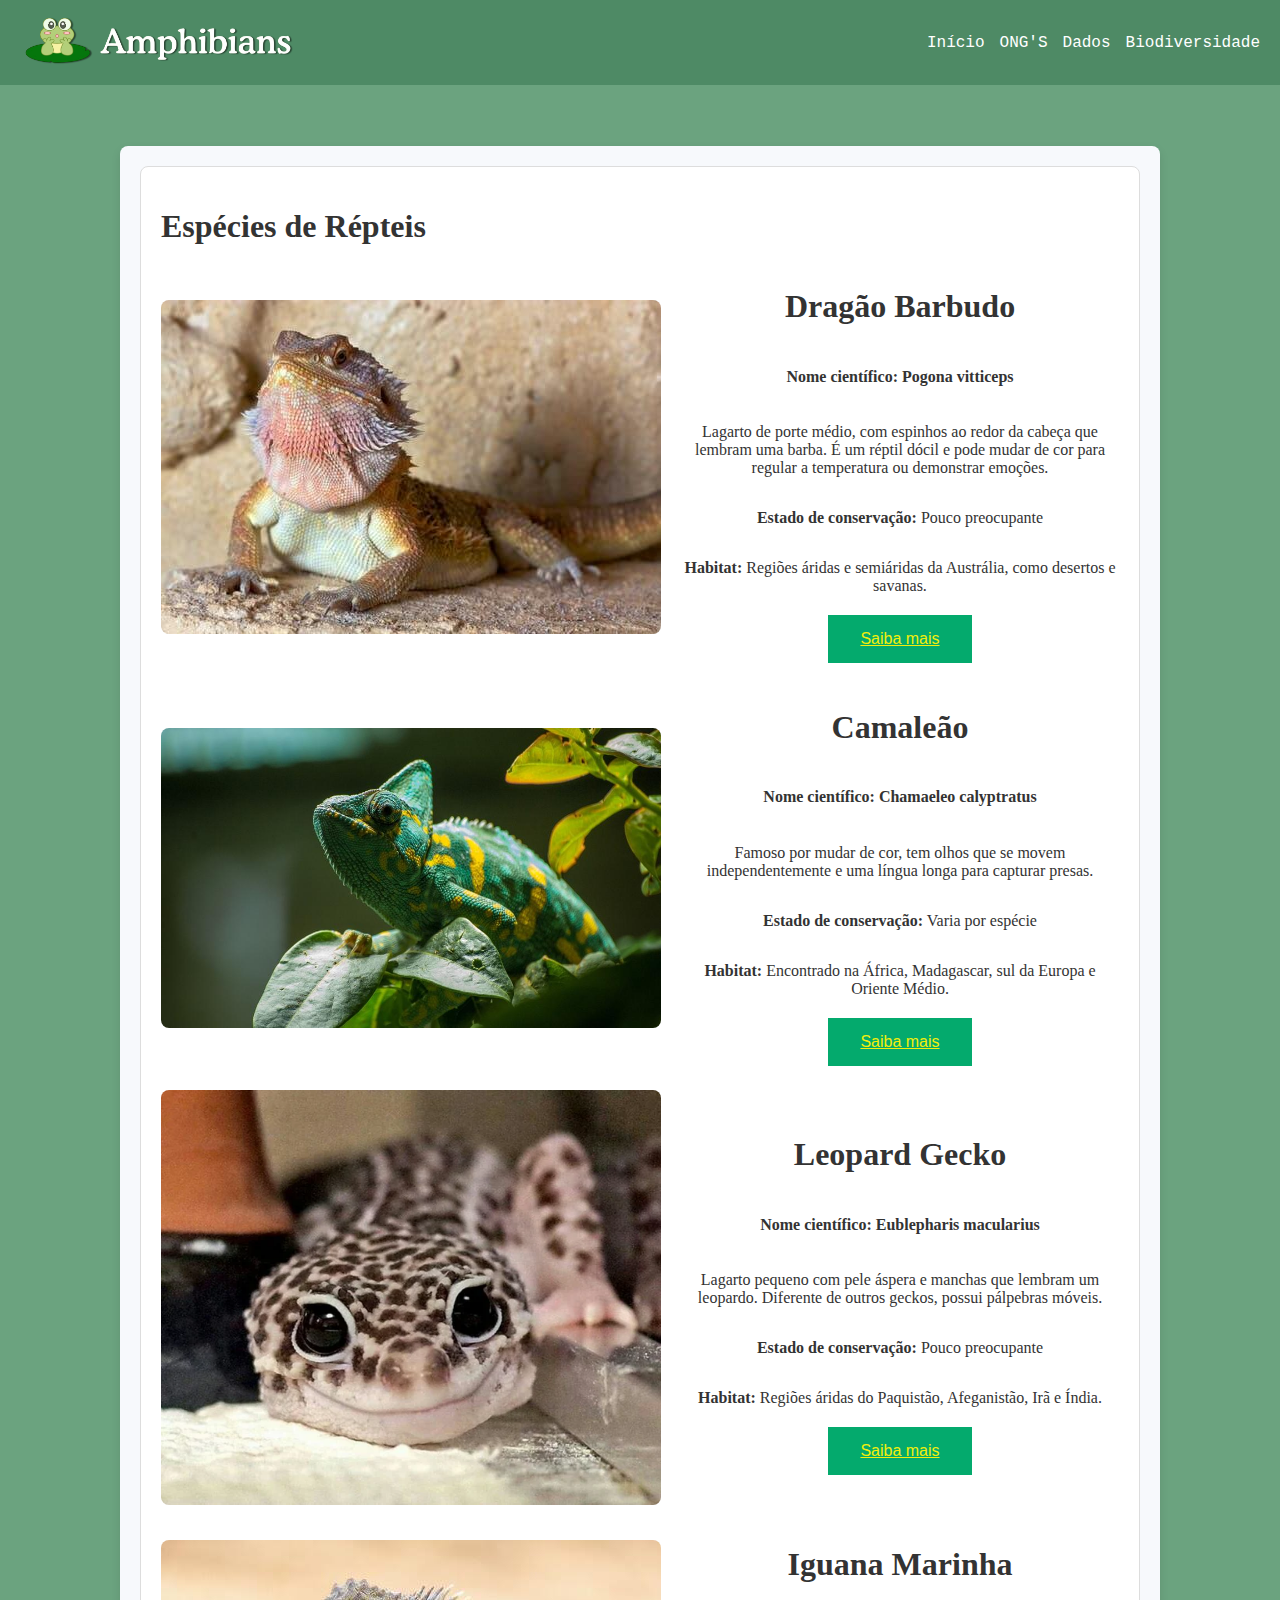
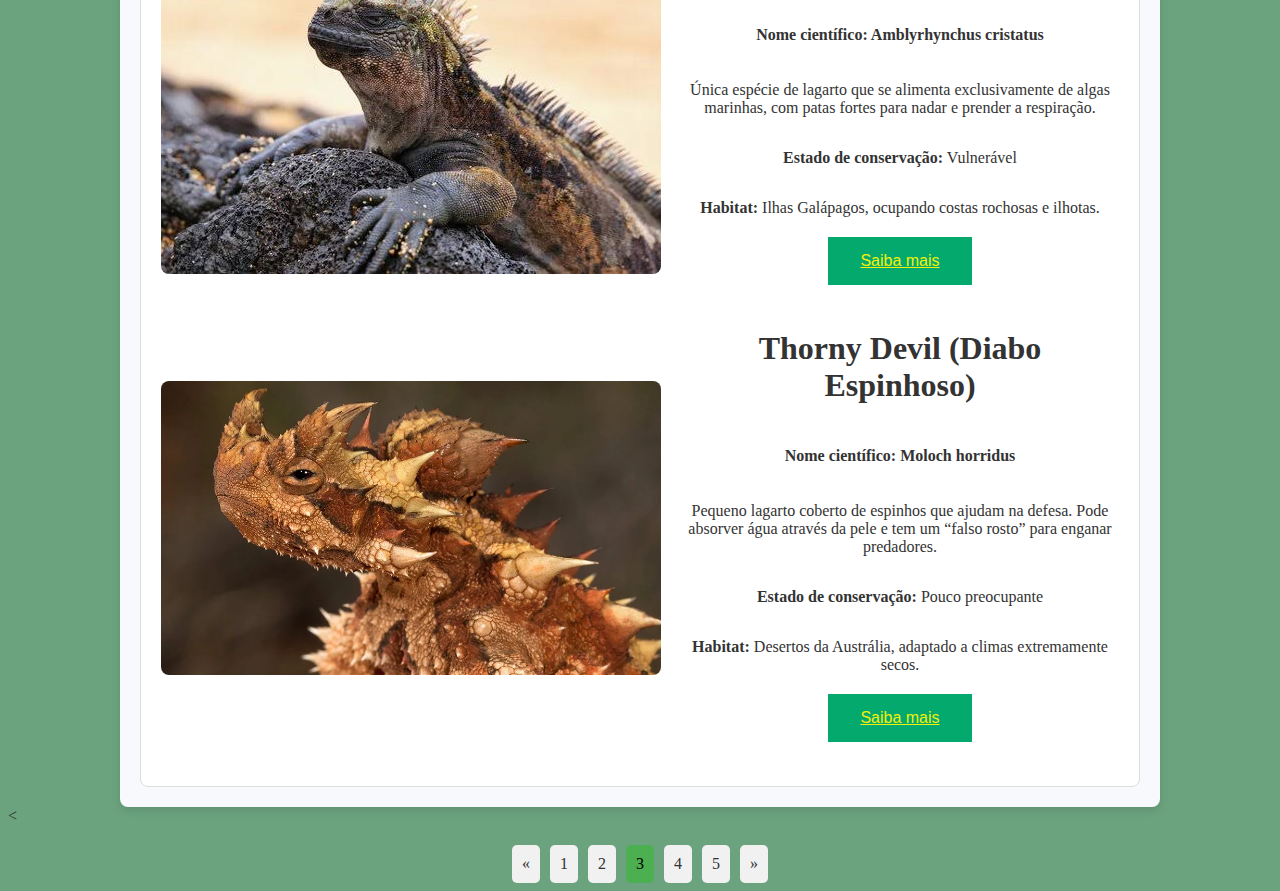
<file: pagina3.html>
<!DOCTYPE html>
<html lang="pt">
<head>
    <title>Amphibians</title>
    <link rel="apple-touch-icon" sizes="180x180" href="./src/imagem/sapo.logo.png">
    <link rel="icon" type="image/png" sizes="32x32" href="./src/imagem/favicon-32x32.png">
    <link rel="icon" type="image/png" sizes="16x16" href="./src/imagem/favicon-16x16.png">
    <meta charset="UTF-8">
    <meta name="viewport" content="width=device-width, initial-scale=1.0">
    <link rel="stylesheet" href="src/css/paginainicial.css">
</head>
<body>
    <header class="navbar">
        <div class="logo">
            <a href="./index.html"><img src="./src/imagem/sapofofinho.png.png" width="280px" alt="Logo do site"></a>
        </div>
        <input type="checkbox" id="menu-toggle" class="menu-toggle">
       <label for="menu-toggle" class="menu-hamburguer">&#9776;</label>

     <nav class="nav-links">
        <nav class="nav-links">
            <ul>
                <li><a href="./index.html">Início</a></li>
                <li><a href="./ong.html">ONG'S</a></li>
                <li><a href="./dados.html">Dados</a></li>
                <li><a href="./pagina4.html">Biodiversidade</a></li>
            </ul>
        </nav>
</nav>
    </header>
    <br>
    <div class="wrapper"> <!-- Wrapper added here -->

        <div class="content-wrapper">
            <section id="detalhes-especie" class="detalhes-especie">
                <h1>Espécies de Répteis</h1>
                
                <div class="especie">
                    <img src="./src/imagem/dragao-barbudo.png" alt="foto Dragão Barbudo" class="foto-especie" width="500" height="auto">
                    <div class="info-especie">
                        <h1>Dragão Barbudo</h1>
                        <h4><strong>Nome científico:</strong> Pogona vitticeps</h4>
                        <p>Lagarto de porte médio, com espinhos ao redor da cabeça que lembram uma barba. É um réptil dócil e pode mudar de cor para regular a temperatura ou demonstrar emoções.</p>
                        <p><strong>Estado de conservação:</strong> Pouco preocupante</p>
                        <p><strong>Habitat:</strong> Regiões áridas e semiáridas da Austrália, como desertos e savanas.</p>
                        <button><a href="https://en.wikipedia.org/wiki/Pogona" target="_blank" class="button">Saiba mais</a></button>
                    </div>
                </div>
        
                <div class="especie">
                    <img src="./src/imagem/camaleao.png" alt="foto Camaleão" class="foto-especie" width="500" height="auto">
                    <div class="info-especie">
                        <h1>Camaleão</h1>
                        <h4><strong>Nome científico:</strong> Chamaeleo calyptratus</h4>
                        <p>Famoso por mudar de cor, tem olhos que se movem independentemente e uma língua longa para capturar presas.</p>
                        <p><strong>Estado de conservação:</strong> Varia por espécie</p>
                        <p><strong>Habitat:</strong> Encontrado na África, Madagascar, sul da Europa e Oriente Médio.</p>
                        <button><a href="https://en.wikipedia.org/wiki/Chameleon" target="_blank" class="button">Saiba mais</a></button>
                    </div>
                </div>
                
                <div class="especie">
                    <img src="./src/imagem/leopardo gecko.png" alt="foto Leopard Gecko" class="foto-especie" width="500" height="auto">
                    <div class="info-especie">
                        <h1>Leopard Gecko</h1>
                        <h4><strong>Nome científico:</strong> Eublepharis macularius</h4>
                        <p>Lagarto pequeno com pele áspera e manchas que lembram um leopardo. Diferente de outros geckos, possui pálpebras móveis.</p>
                        <p><strong>Estado de conservação:</strong> Pouco preocupante</p>
                        <p><strong>Habitat:</strong> Regiões áridas do Paquistão, Afeganistão, Irã e Índia.</p>
                        <button><a href="https://en.wikipedia.org/wiki/Leopard_gecko" target="_blank" class="button">Saiba mais</a></button>
                    </div>
                </div>
        
                <div class="especie">
                    <img src="./src/imagem/iguanazinha.png" alt="foto Iguana Marinha" class="foto-especie" width="500" height="auto">
                    <div class="info-especie">
                        <h1>Iguana Marinha</h1>
                        <h4><strong>Nome científico:</strong> Amblyrhynchus cristatus</h4>
                        <p>Única espécie de lagarto que se alimenta exclusivamente de algas marinhas, com patas fortes para nadar e prender a respiração.</p>
                        <p><strong>Estado de conservação:</strong> Vulnerável</p>
                        <p><strong>Habitat:</strong> Ilhas Galápagos, ocupando costas rochosas e ilhotas.</p>
                        <button><a href="https://en.wikipedia.org/wiki/Marine_iguana" target="_blank" class="button">Saiba mais</a></button>
                    </div>
                </div>
        
                <div class="especie">
                    <img src="./src/imagem/diabo-espinhoso.png" alt="foto Thorny Devil" class="foto-especie" width="500" height="auto">
                    <div class="info-especie">
                        <h1>Thorny Devil (Diabo Espinhoso)</h1>
                        <h4><strong>Nome científico:</strong> Moloch horridus</h4>
                        <p>Pequeno lagarto coberto de espinhos que ajudam na defesa. Pode absorver água através da pele e tem um “falso rosto” para enganar predadores.</p>
                        <p><strong>Estado de conservação:</strong> Pouco preocupante</p>
                        <p><strong>Habitat:</strong> Desertos da Austrália, adaptado a climas extremamente secos.</p>
                        <button><a href="https://en.wikipedia.org/wiki/Thorny_dragon" target="_blank" class="button">Saiba mais</a></button>
                    </div>
                </div>
            </section>
        </div>
    
        
            <!-- Final da pagina com as especies -->

            <!-- Final do pagination  -->
            <<div class="pagination">
                <a href="pagina2.html">&laquo;</a> <!-- Link para a página anterior -->
                <a href="index.html">1</a>
                <a href="pagina2.html">2</a>
                <a href="pagina3.html" class="active">3</a> <!-- Página atual marcada como ativa -->
                <a href="pagina4.html">4</a>
                <a href="dados.html">5</a>
                <a href="pagina4.html">&raquo;</a> <!-- Link para a próxima página -->
            </div>
        </div>
    </div> <!-- End of wrapper -->

</body>
</html>
</file>
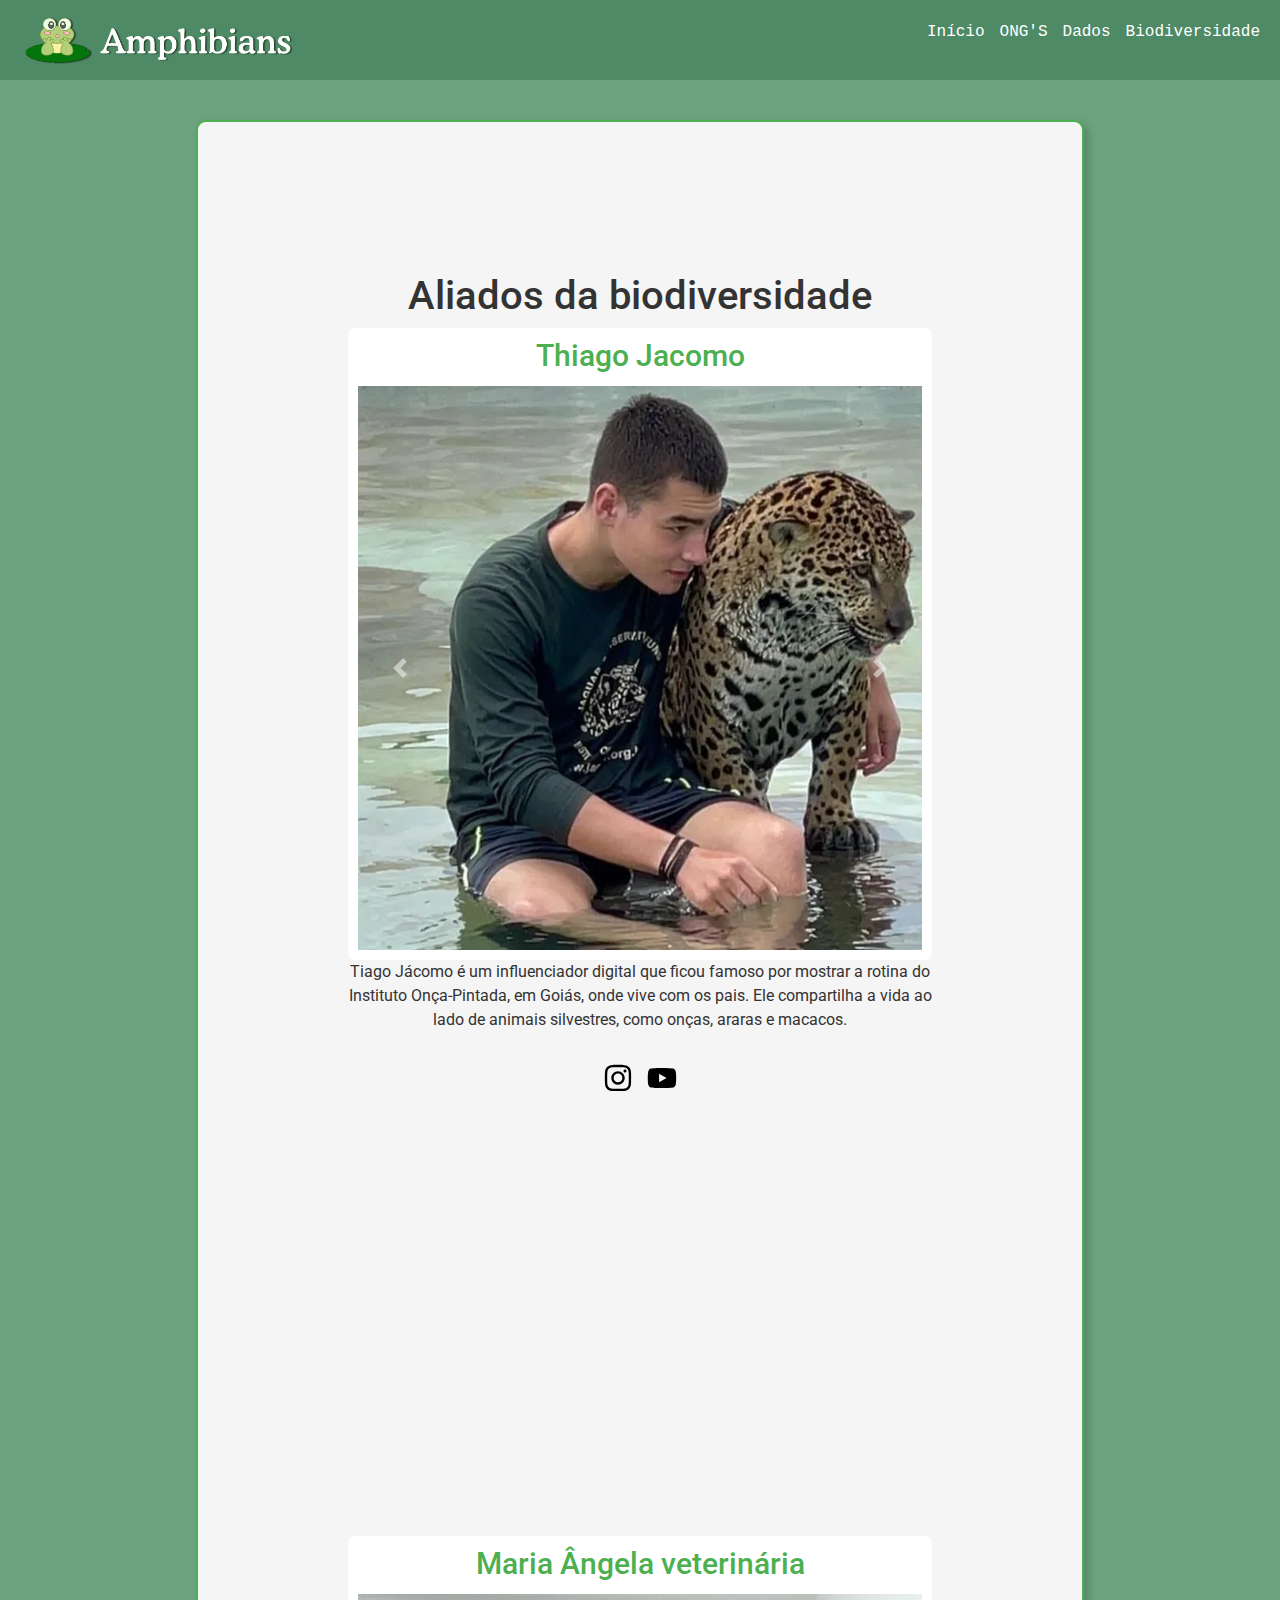
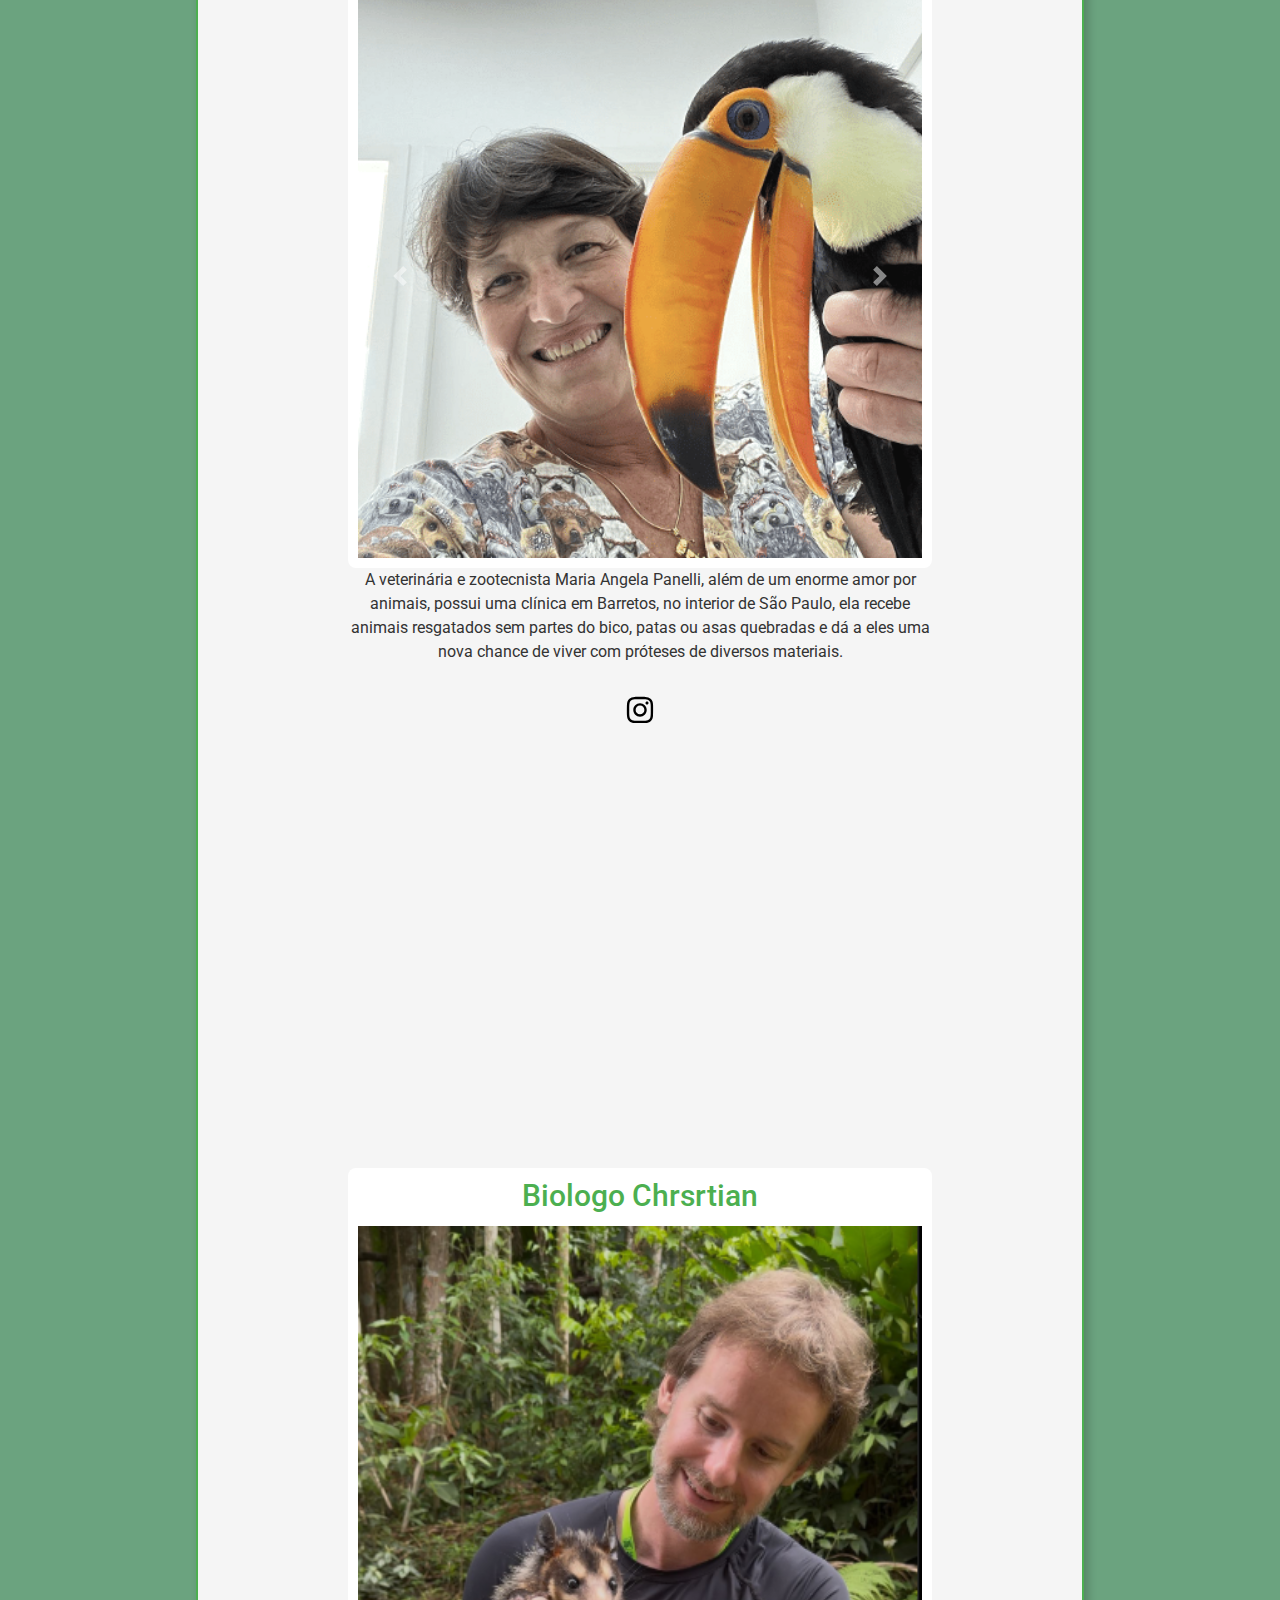
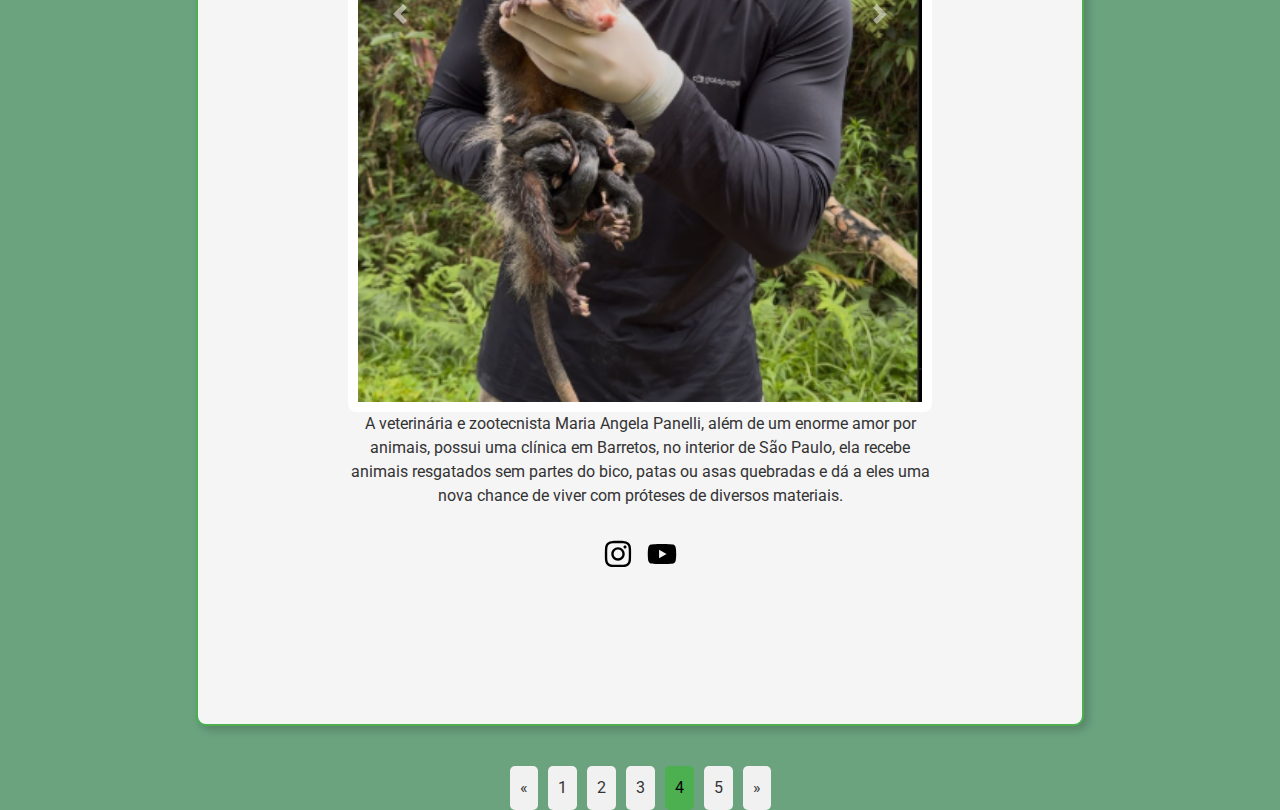
<file: pagina4.html>
<!DOCTYPE html>
<html lang="pt">
<head>
    <title>Amphibians</title>
    <link rel="apple-touch-icon" sizes="180x180" href="./src/imagem/sapo.logo.png">
    <link rel="icon" type="image/png" sizes="32x32" href="./src/imagem/favicon-32x32.png">
    <link rel="icon" type="image/png" sizes="16x16" href="./src/imagem/favicon-16x16.png">
    <link rel="preconnect" href="https://fonts.googleapis.com">
    <link rel="stylesheet" href="https://cdn.jsdelivr.net/npm/bootstrap@4.6.2/dist/css/bootstrap.min.css">
    <link rel="preconnect" href="https://fonts.gstatic.com" crossorigin>
    <link href="https://fonts.googleapis.com/css2?family=Roboto:ital,wght@0,100..900;1,100..900&display=swap" rel="stylesheet">
    <meta charset="UTF-8">
    <meta name="viewport" content="width=device-width, initial-scale=1.0">
    <link rel="stylesheet" href="src/css/paginainicial.css">
    <style>
        .carousel-inner img {
            width: 100%;
            height: auto;
        }

        h2 {
            font-size: 40px;
        }

        .container {
            display: flex;
            flex-direction: column;
            align-items: center;
            justify-content: center;
            text-align: center;
            margin-bottom: 20px;
        }

        .card {
            width: 80%;
            margin-bottom: 20px;
            display: flex;
            flex-direction: column;
            align-items: center;
            justify-content: center;
            text-align: center;
        }

        .card-body {
            padding: 10px;
            width: 100%;
        }

        .video-container {
            width: 100%;
            margin-top: 20px;
        }

        .icons-social-media {
            width: 40px;
            height: 40px;
        }

        /* Ajustando os ícones do Instagram e YouTube */
        .links a {
            margin:0px;
        }
    </style>
</head>
<body>
    <header class="navbar">
        <div class="logo">
            <a href="./index.html"><img src="./src/imagem/sapofofinho.png.png" width="280px" alt="Logo do site"></a>
        </div>
        <input type="checkbox" id="menu-toggle" class="menu-toggle">
        <label for="menu-toggle" class="menu-hamburguer">&#9776;</label>
        <nav class="nav-links">
            <ul>
                <li><a href="./index.html">Início</a></li>
                <li><a href="./ong.html">ONG'S</a></li>
                <li><a href="./dados.html">Dados</a></li>
                <li><a href="./pagina4.html">Biodiversidade</a></li>
            </ul>
        </nav>
    </header>

    <div class="container">
        <!-- Primeiro card -->
        <div class="card">
            <h2>Aliados da biodiversidade</h2>
                
            <div class="card-body">
                
                <h4 class="card-title">Thiago Jacomo</h4>

                <!--caroulsel -->
                <div id="photoCarousel" class="carousel slide" data-ride="carousel">
                    <div class="carousel-inner">

                        <!-- Imagem Thiago 1-->
                        <div class="carousel-item active">
                            <img class="d-block w-100" src="./src/imagem/thiago.jacomo.png" alt="Thiago Jacomo">
                        </div>
                        <!--Imagem Thiago 2-->
                        <div class="carousel-item">
                            <img class="d-block w-100" src="./src/imagem/thiago.jacomo.2.png" alt="Outra Imagem">
                        </div>

                        <!--Imagem Thiago 3-->
                        <div class="carousel-item">
                            <img class="d-block w-100" src="./src/imagem/thiago.jacomo.3.jpg" alt="Mais Imagens">
                        </div>
                    </div>

                        <!--controle do carrousel-->
                        <a class="carousel-control-prev" href="#photoCarousel" role="button" data-slide="prev">
                            <span class="carousel-control-prev-icon" aria-hidden="true"></span>
                            <span class="sr-only">Previous</span>
                        </a>
                        <a class="carousel-control-next" href="#photoCarousel" role="button" data-slide="next">
                            <span class="carousel-control-next-icon" aria-hidden="true"></span>
                            <span class="sr-only">Next</span>
                        </a>
                    </div>
                </div>
                <!--Infomarções-->
                <p class="card-text">Tiago Jácomo é um influenciador digital que ficou famoso por mostrar a rotina do Instituto Onça-Pintada, em Goiás, onde vive com os pais. Ele compartilha a vida ao lado de animais silvestres, como onças, araras e macacos.</p>
                <div class="links">
                    <!--botão do instagram-->
                    <a href="https://www.instagram.com/tiago_jacomo_iop?igsh=cWR6OTBmcXB2eWZq" target="_blank">

                        <!--svg html-->
                        <svg viewBox="0 0 448 512" xmlns="http://www.w3.org/2000/svg" id="instagram" class="icons-social-media">
                            <path d="M224.1 141c-63.6 0-114.9 51.3-114.9 114.9s51.3 114.9 114.9 114.9S339 319.5 339 255.9 287.7 141 224.1 141zm0 189.6c-41.1 0-74.7-33.5-74.7-74.7s33.5-74.7 74.7-74.7 74.7 33.5 74.7 74.7-33.6 74.7-74.7 74.7zm146.4-194.3c0 14.9-12 26.8-26.8 26.8-14.9 0-26.8-12-26.8-26.8s12-26.8 26.8-26.8 26.8 12 26.8 26.8zm76.1 27.2c-1.7-35.9-9.9-67.7-36.2-93.9-26.2-26.2-58-34.4-93.9-36.2-37-2.1-147.9-2.1-184.9 0-35.8 1.7-67.6 9.9-93.9 36.1s-34.4 58-36.2 93.9c-2.1 37-2.1 147.9 0 184.9 1.7 35.9 9.9 67.7 36.2 93.9s58 34.4 93.9 36.2c37 2.1 147.9 2.1 184.9 0 35.9-1.7 67.7-9.9 93.9-36.2 26.2-26.2 34.4-58 36.2-93.9 2.1-37 2.1-147.8 0-184.8zM398.8 388c-7.8 19.6-22.9 34.7-42.6 42.6-29.5 11.7-99.5 9-132.1 9s-102.7 2.6-132.1-9c-19.6-7.8-34.7-22.9-42.6-42.6-11.7-29.5-9-99.5-9-132.1s-2.6-102.7 9-132.1c7.8-19.6 22.9-34.7 42.6-42.6 29.5-11.7 99.5-9 132.1-9s102.7-2.6 132.1 9c19.6 7.8 34.7 22.9 42.6 42.6 11.7 29.5 9 99.5 9 132.1s2.7 102.7-9 132.1z"></path>
                        </svg>
                    </a>
                    <!--botão do youtube-->
                    <a href="https://youtube.com/@tiagojacomo?si=UZak-aKAGCr0VEJR" target="_blank">
                        <svg viewBox="0 0 576 512" xmlns="http://www.w3.org/2000/svg" id="youtube" class="icons-social-media">
                            <path d="M549.655 124.083c-6.281-23.65-24.787-42.276-48.284-48.597C458.781 64 288 64 288 64S117.22 64 74.629 75.486c-23.497 6.322-42.003 24.947-48.284 48.597-11.412 42.867-11.412 132.305-11.412 132.305s0 89.438 11.412 132.305c6.281 23.65 24.787 41.5 48.284 47.821C117.22 448 288 448 288 448s170.78 0 213.371-11.486c23.497-6.321 42.003-24.171 48.284-47.821 11.412-42.867 11.412-132.305 11.412-132.305s0-89.438-11.412-132.305zm-317.51 213.508V175.185l142.739 81.205-142.739 81.201z"></path>
                        </svg>
                    </a>
                </div>
                
                <!-- Vídeo abaixo do card -->
                <div class="video-container">
                <iframe width="100%" height="315" src="https://www.youtube.com/embed/ZfLQbehxGFg?rel=0&autohide=1&modestbranding=1" frameborder="0" allow="accelerometer; autoplay; encrypted-media; gyroscope; picture-in-picture" allowfullscreen></iframe>
            </div>
            <br><br>
            <br><br>

            
            <!-- Segundo card -->
            <div class="card-body">
                <h4 class="card-title">Maria Ângela veterinária</h4>

                <!--carrousel -->
                <div id="photoCarouselMariaAngela" class="carousel slide" data-ride="carousel">
                    <div class="carousel-inner">

                        <!-- Imagem Maria Angela 1 -->
                        <div class="carousel-item active">
                            <img class="d-block w-100" src="./src/imagem/maria.angela.vet.png" alt="Thiago Jacomo">
                        </div>
                        <!--Imagem Maria Angela 2 -->
                        <div class="carousel-item">
                            <img class="d-block w-100" src="./src/imagem/maria.angela.vet.1.png" alt="Outra Imagem">
                        </div>

                        <!--Imagem Maria Angela 3 -->
                        <div class="carousel-item">
                            <img class="d-block w-100" src="./src/imagem/maria.angela.vet.3.png" alt="Mais Imagens">
                        </div>
                    </div>

                    <!--controle do carrousel-->
                    <a class="carousel-control-prev" href="#photoCarouselMariaAngela" role="button" data-slide="prev">
                        <span class="carousel-control-prev-icon" aria-hidden="true"></span>
                        <span class="sr-only">Previous</span>
                    </a>
                    <a class="carousel-control-next" href="#photoCarouselMariaAngela" role="button" data-slide="next">
                        <span class="carousel-control-next-icon" aria-hidden="true"></span>
                        <span class="sr-only">Next</span>
                    </a>
                </div>
            </div>

                <!--Informações-->
                 <p class="card-text">A veterinária e zootecnista Maria Angela Panelli, além de um enorme amor por animais, possui uma clínica em Barretos, no interior de São Paulo, ela recebe animais resgatados sem partes do bico, patas ou asas quebradas e dá a eles uma nova chance de viver com próteses de diversos materiais.</p>
                <div class="links">
                    <!--botão do instagram-->
                    <a href="https://www.instagram.com/maria_angela_veterinaria2?utm_source=ig_web_button_share_sheet&igsh=ZDNlZDc0MzIxNw==" target="_blank">

                        <!--svg html-->
                        <svg viewBox="0 0 448 512" xmlns="http://www.w3.org/2000/svg" id="instagram" class="icons-social-media">
                            <path d="M224.1 141c-63.6 0-114.9 51.3-114.9 114.9s51.3 114.9 114.9 114.9S339 319.5 339 255.9 287.7 141 224.1 141zm0 189.6c-41.1 0-74.7-33.5-74.7-74.7s33.5-74.7 74.7-74.7 74.7 33.5 74.7 74.7-33.6 74.7-74.7 74.7zm146.4-194.3c0 14.9-12 26.8-26.8 26.8-14.9 0-26.8-12-26.8-26.8s12-26.8 26.8-26.8 26.8 12 26.8 26.8zm76.1 27.2c-1.7-35.9-9.9-67.7-36.2-93.9-26.2-26.2-58-34.4-93.9-36.2-37-2.1-147.9-2.1-184.9 0-35.8 1.7-67.6 9.9-93.9 36.1s-34.4 58-36.2 93.9c-2.1 37-2.1 147.9 0 184.9 1.7 35.9 9.9 67.7 36.2 93.9s58 34.4 93.9 36.2c37 2.1 147.9 2.1 184.9 0 35.9-1.7 67.7-9.9 93.9-36.2 26.2-26.2 34.4-58 36.2-93.9 2.1-37 2.1-147.8 0-184.8zM398.8 388c-7.8 19.6-22.9 34.7-42.6 42.6-29.5 11.7-99.5 9-132.1 9s-102.7 2.6-132.1-9c-19.6-7.8-34.7-22.9-42.6-42.6-11.7-29.5-9-99.5-9-132.1s-2.6-102.7 9-132.1c7.8-19.6 22.9-34.7 42.6-42.6 29.5-11.7 99.5-9 132.1-9s102.7-2.6 132.1 9c19.6 7.8 34.7 22.9 42.6 42.6 11.7 29.5 9 99.5 9 132.1s2.7 102.7-9 132.1z"></path>
                        </svg>
                    </a>
                </div>
                
                <!-- Vídeo abaixo do card -->
                <div class="video-container">
                <iframe width="100%" height="315" src="https://www.youtube.com/embed/VMlkWNMRL2s?rel=0&autohide=1&modestbranding=1" frameborder="0" allow="accelerometer; autoplay; encrypted-media; gyroscope; picture-in-picture" allowfullscreen></iframe>

            </div>
            <br><br>
            <br><br>

            <div class="card-body">
                <h4 class="card-title">Biologo Chrsrtian</h4>

                <!--carrousel -->
                <div id="photoCarouselBiologo" class="carousel slide" data-ride="carousel">
                    <div class="carousel-inner">

                        <!-- Imagem Biologo Chrstian 1 -->
                        <div class="carousel-item active">
                            <img class="d-block w-100" src="./src/imagem/biologo.cristian.png" alt="Biolog Chrsrian">
                        </div>
                        <!--Imagem Biologo Chrstian 2 -->
                        <div class="carousel-item">
                            <img class="d-block w-100" src="./src/imagem/biologo.chrstian.2.png" alt="Outra Imagem">
                        </div>

                        <!--Imagem Biologo Chrstian 3 -->
                        <div class="carousel-item">
                            <img class="d-block w-100" src="./src/imagem/biologo.christian.3.png" alt="Mais Imagens">
                        </div>
                    </div>

                    <!--controle do carrousel-->
                    <a class="carousel-control-prev" href="#photoCarouselBiologo" role="button" data-slide="prev">
                        <span class="carousel-control-prev-icon" aria-hidden="true"></span>
                        <span class="sr-only">Previous</span>
                    </a>
                    <a class="carousel-control-next" href="#photoCarouselBiologo" role="button" data-slide="next">
                        <span class="carousel-control-next-icon" aria-hidden="true"></span>
                        <span class="sr-only">Next</span>
                    </a>
                </div>
            </div>

                <!--Informações-->
                 <p class="card-text">A veterinária e zootecnista Maria Angela Panelli, além de um enorme amor por animais, possui uma clínica em Barretos, no interior de São Paulo, ela recebe animais resgatados sem partes do bico, patas ou asas quebradas e dá a eles uma nova chance de viver com próteses de diversos materiais.</p>
                <div class="links">
                    <!--botão do instagram-->
                    <a href="https://www.instagram.com/biologo.christian?utm_source=ig_web_button_share_sheet&igsh=ZDNlZDc0MzIxNw==" target="_blank">

                        <!--svg html-->
                        <svg viewBox="0 0 448 512" xmlns="http://www.w3.org/2000/svg" id="instagram" class="icons-social-media">
                            <path d="M224.1 141c-63.6 0-114.9 51.3-114.9 114.9s51.3 114.9 114.9 114.9S339 319.5 339 255.9 287.7 141 224.1 141zm0 189.6c-41.1 0-74.7-33.5-74.7-74.7s33.5-74.7 74.7-74.7 74.7 33.5 74.7 74.7-33.6 74.7-74.7 74.7zm146.4-194.3c0 14.9-12 26.8-26.8 26.8-14.9 0-26.8-12-26.8-26.8s12-26.8 26.8-26.8 26.8 12 26.8 26.8zm76.1 27.2c-1.7-35.9-9.9-67.7-36.2-93.9-26.2-26.2-58-34.4-93.9-36.2-37-2.1-147.9-2.1-184.9 0-35.8 1.7-67.6 9.9-93.9 36.1s-34.4 58-36.2 93.9c-2.1 37-2.1 147.9 0 184.9 1.7 35.9 9.9 67.7 36.2 93.9s58 34.4 93.9 36.2c37 2.1 147.9 2.1 184.9 0 35.9-1.7 67.7-9.9 93.9-36.2 26.2-26.2 34.4-58 36.2-93.9 2.1-37 2.1-147.8 0-184.8zM398.8 388c-7.8 19.6-22.9 34.7-42.6 42.6-29.5 11.7-99.5 9-132.1 9s-102.7 2.6-132.1-9c-19.6-7.8-34.7-22.9-42.6-42.6-11.7-29.5-9-99.5-9-132.1s-2.6-102.7 9-132.1c7.8-19.6 22.9-34.7 42.6-42.6 29.5-11.7 99.5-9 132.1-9s102.7-2.6 132.1 9c19.6 7.8 34.7 22.9 42.6 42.6 11.7 29.5 9 99.5 9 132.1s2.7 102.7-9 132.1z"></path>
                        </svg>
                    </a>
                    <!--botão do youtube-->
                    <a href="https://youtube.com/@biologochristian?si=tF-COyxNs8nJy83A" target="_blank">
                        <svg viewBox="0 0 576 512" xmlns="http://www.w3.org/2000/svg" id="youtube" class="icons-social-media">
                            <path d="M549.655 124.083c-6.281-23.65-24.787-42.276-48.284-48.597C458.781 64 288 64 288 64S117.22 64 74.629 75.486c-23.497 6.322-42.003 24.947-48.284 48.597-11.412 42.867-11.412 132.305-11.412 132.305s0 89.438 11.412 132.305c6.281 23.65 24.787 41.5 48.284 47.821C117.22 448 288 448 288 448s170.78 0 213.371-11.486c23.497-6.321 42.003-24.171 48.284-47.821 11.412-42.867 11.412-132.305 11.412-132.305s0-89.438-11.412-132.305zm-317.51 213.508V175.185l142.739 81.205-142.739 81.201z"></path>
                        </svg>
                    </a>
                </div>

            </div>
            
        </div>
    </div>

    <div class="pagination">
        <a href="pagina1.html">&laquo;</a> <!-- Link para a página anterior -->
        <a href="index.html">1</a>
        <a href="pagina2.html">2</a>
        <a href="pagina3.html">3</a>
        <a href="pagina4.html" class="active">4</a> <!-- Página atual marcada como ativa -->
        <a href="dados.html">5</a>
        <a href="pagina5.html">&raquo;</a> <!-- Link para a próxima página -->
    </div>

            

   <!-- jQuery -->
<script src="https://code.jquery.com/jquery-3.6.0.min.js"></script>

<!-- Bootstrap JS -->
<script src="https://cdn.jsdelivr.net/npm/bootstrap@4.6.2/dist/js/bootstrap.bundle.min.js"></script>
    </body>
    </html>
</file>
<file: src/css/paginainicial.css>
.navbar {
    display: flex;
    align-items: center;
    justify-content: space-between;
    padding: 10px 20px;
    background-color: #4e8a65;
    color: #fff;
    font-family:'Courier New', Courier;
    position: fixed;
    top: 0;
    left: 0;
    right: 0;
    z-index: 1000;
}

.navbar p{
    font-size: 30px;
    margin-left: -400px;
}

.navbar .logo {
    display: flex;
    align-items: center;
    gap: 10px;
    cursor: pointer;
    transition: transform 0.3s ease;
}
button {
    background-color: #04AA6D;
    border: none;
    color: white;
    padding: 15px 32px;
    text-align: center;
    text-decoration: none;
    display: inline-block;
    font-size: 16px;
    margin: 4px 2px;
    cursor: pointer;
  }
.navbar .logo:hover {
    transform: scale(1.1);
}

a:link {
    color: rgb(243, 239, 11);
  }
  
  a:visited {
    color: rgb(250, 249, 245);
  }
  
  /* mouse over link */
  a:hover {
    color: rgb(6, 22, 16);
  }
  
  /* selected link */
  a:active {
    color: rgb(11, 87, 17);
  }

  
.nav-links ul {
    display: flex;
    gap: 15px;
    list-style: none;
}

.nav-links a {
    color: #fff;
    text-decoration: none;
    transition: color 0.3s ease, transform 0.3s ease; 
}

.nav-links a:hover {
    color: #92e5ff;
    transform: scale(1.1); 
}
/* Informação espécie */
.detalhes-especie {
    margin: 20px;
    padding: 20px;
    border: 1px solid #ddd;
    border-radius: 8px;
    background-color: #ffffff;
    max-width: 1000px;
    margin: 0 auto;
}

.especie {
    display: flex;
    align-items: center;
    margin-bottom: 20px;
}

.foto-especie {
    width: 300
    px; 
    height: auto;
    border-radius: 8px;
    margin-right: 20px;
}

@media (max-width: 786px) { 
  .especie {
    flex-direction: column;
    align-items: center; /* Para centralizar */
  }
  
  .foto-especie {
    width: 100%; /* Faz a imagem ocupar toda a largura disponível */
    max-width: 400px; /* Define um tamanho máximo para não ficar muito grande */
  }

  .info-especie {
    width: 100%; 
    text-align: center; /* Para deixar os textos mais organizados */
  }
}


.content-wrapper {
    max-width: 1000px;
    margin: 0 auto;
    padding: 20px;
    background-color: #f7f9fc;
    border-radius: 8px;
    box-shadow: 0px 4px 10px rgba(0, 0, 0, 0.1);
}
main {
    margin: 0 15vw; 
    padding: 20px; 
}

body {
    color: #333;
    background-color: #6ba37f;
    padding-top: 120px; 
}

.pagination {
    display: flex;
    justify-content: center; /* Centraliza os links de paginação */
    margin-top: 20px; /* Adiciona margem superior */
}

.pagination a {
    margin: 0 5px; /* Espaçamento entre os links de paginação */
    padding: 10px;
    text-decoration: none;
    color: #333;
    background-color: #f1f1f1;
    border-radius: 5px;
}

.pagination a:hover {
    background-color: #ddd;
}

.pagination a.active {
    background-color: #4CAF50;
    color: rgb(0, 0, 0);
}

/* Cores do botãozinho github */ 
.btn-container {
  display: flex;
  justify-content: center; /* Centraliza horizontalmente */
  align-items: center; /* Centraliza verticalmente */
  width: 100%;
  margin-top: 20px; /* Adiciona espaço acima do botão */
}

.btn {
  border: none;
  width: 15em;
  height: 5em;
  border-radius: 3em;
  display: flex;
  justify-content: center;
  align-items: center;
  gap: 12px;
  background: #5fac76;
  cursor: pointer;
  transition: all 450ms ease-in-out;
}

/* Responsividade */
@media (max-width: 768px) {
  .btn {
      width: 12em; /* Reduz um pouco o tamanho do botão */
      height: 4em;
  }
}

@media (max-width: 480px) {
  .btn {
      width: 10em;
      height: 3.5em;
  }
}

  /*cor da estrelinha*/
  .sparkle {
    fill: #eff30c;
    transition: all 800ms ease;
  }
  /*texto de dentro do botãozinho da pagina de*/
  .text {
    font-weight: 600;
    color: #f6fffa;
    font-size: medium;
  }
  
  .btn:hover {
    background: linear-gradient(0deg, #7cc793, #35d66b);
    box-shadow: inset 0px 1px 0px 0px rgba(255, 255, 255, 0.4),
                inset 0px -4px 0px 0px rgba(255, 255, 255, 0.2),
                0px 0px 0px 4px rgba(255, 255, 255, 0),
                0px 0px 180px 0px #2b8553;
    transform: translateY(-2px);
}



  /* cores quando passa o mouse*/
  .btn:hover .text {
    color: rgb(249, 250, 249);
  }
  
  .btn:hover .sparkle {
    fill: rgb(230, 227, 52);
    transform: scale(1.2);
  } 

  /* Ícone do menu hamburguer */
.menu-hamburguer {
  display: none;
  font-size: 30px;
  cursor: pointer;
  color: white;
  padding: 10px;
  position: absolute;
  top: 15px;
  right: 20px;
  z-index: 1100;
}

/* Esconde o checkbox */
.menu-toggle {
  display: none;
}

/* Esconde o menu em telas pequenas por padrão */
@media (max-width: 786px) {
  .menu-hamburguer {
      display: block;
  }

  .nav-links {
      display: none;
      position: absolute;
      top: 60px;
      left: 0;
      width: 100%;
      background-color: #4e8a65;
      box-shadow: 0px 4px 10px rgba(0, 0, 0, 0.1);
      text-align: center;
      flex-direction: column;
      padding: 10px 0;
  }

  .nav-links ul {
      flex-direction: column;
      padding: 0;
  }

  .nav-links li {
      padding: 10px 0;
  }

  .nav-links a {
      display: block;
      width: 100%;
  }

  /* Quando o checkbox estiver marcado, o menu aparece */
  .menu-toggle:checked + .menu-hamburguer + .nav-links {
      display: flex;
  }
}
/*Cores dos cartõeszinhos */
.card {
  background-color: #f5f5f5; /* Cor de fundo do card */
  border: 2px solid #4CAF50; /* Borda com cor personalizada */
  border-radius: 10px; /* Cantos arredondados */
  box-shadow: 4px 4px 10px rgba(0, 0, 0, 0.2); /* Sombra suave */
  padding: 150px;
}

.card-body {
  background-color: #ffffff; /* Fundo interno */
  border-radius: 8px;
  padding: 10px;
}

.card-title {
  font-size: 16px;
  color: #4CAF50; /* Cor do título */
}
/*texto dentro do card*/
.card-body .card-text {
  font-size: 16px; /* Ajuste o tamanho do texto conforme necessário */
}
/*titulo do autor*/
.card-title {
  font-size: 30px; /* Ajuste o tamanho do título conforme necessário */
}


.card-text {
  color: #333; /* Cor do texto */
}

.btn-primary {
  background-color: #4CAF50; /* Cor do botão */
  border: none;
}

.btn-primary:hover {
  background-color: #45a049; /* Cor do botão ao passar o mouse */
}

/* Redes sociais */ 
.icons-social-media {
  align-items: center;
  margin-top: 10px;
  padding: 5px;
  width: 32px;
  cursor: pointer !important;
  transition: 300ms all ease-in-out;
  position: relative;
}

.icons-social-media:hover {
  translate: -0px -10px;
}

#instagram,
    #youtube,#twitch {
  transition: 300ms all ease-in-out;
  clip-path: circle(65%);
}

#instagram:hover {
  background-color: rgb(125, 219, 106);
}

#youtube {
  height: 40px;
}

#youtube:hover {
  background-color: rgb(255, 6, 6);
}

.container {
  display: grid;
  grid-template-columns: repeat(auto-fit, minmax(400px, 1fr));
  gap: 20px;
}
.card {
  width: 100%;
}

/*formulariozinh0*/ 
.form-container {
  width: 400px;
  background: linear-gradient(#ffffff, #f1f1f1) padding-box,
              linear-gradient(145deg, transparent 35%,#141414, #020202) border-box;
  border: 2px solid transparent;
  padding: 32px 24px;
  font-size: 14px;
  font-family: inherit;
  color: rgb(61, 53, 53);
  display: flex;
  flex-direction: column;
  gap: 20px;
  box-sizing: border-box;
  border-radius: 16px;
}

.form-container button:active {
  scale: 0.95;
}

.form-container .form {
  display: flex;
  flex-direction: column;
  gap: 20px;
}


.form-container .form-group {
  display: flex;
  flex-direction: column;
  gap: 2px;
}
/*fonte dentro do formulario*/
.form-container .form-group label {
  display: block;
  margin-bottom: 5px;
  color: #64945e;
  font-weight: 600;
  font-size: 18px;
}

.form-container .form-group input {
  width: 100%;
  padding: 5px 6px;/*largura e altura da caixa de email*/
  border-radius: 6px;
  color: #000000;
  font-family: inherit;
  background-color: transparent;
  border: 1px solid #020202;
}

.form-container .form-group textarea {
  width: 100%;
  padding: 20px 8px; /*largura e altura da caixa de comentário*/
  border-radius: 8px;
  resize: none;
  color: #000000;/*cor da caixa de email*/
  height: 9px;
  border: 1px solid #000000; /*cor da caixa de comentário*/
  background-color: transparent;
  font-family: inherit;
}

.form-container .form-group input::placeholder {
  opacity: 0.5;
}

.form-container .form-group input:focus {
  outline: none;
  border-color: #e81cff;
}

.form-container .form-group textarea:focus {
  outline: none;
  border-color: #e81cff;
}

.form-container .form-submit-btn {
  display: flex;
  align-items: flex-start;
  justify-content: center;
  align-self: flex-start;
  align-items: center;
  font-family: inherit;
  color: #050505;
  font-weight: 600;
  width: 40%;
  background: #89be89;
  border: 1px solid #4f7255;
  padding: 12px 16px;
  font-size: inherit;
  gap: 8px;
  margin-top: 8px;
  cursor: pointer;
  border-radius: 6px;
}

.form-container .form-submit-btn:hover {
  background-color: #94d49e;
  border-color: #050505;
}
/*centraliza o botão do formulário*/
.form-container .form-submit-btn {
  display: block;
  margin: 8px auto 0; /* Centraliza horizontalmente */
}
.form-container {
  width: 50%; /* Define uma largura para o formulário */
  margin: 0 auto; /* Centraliza horizontalmente */
  padding: 20px;
  background-color: #f7f7f7; /* Cor de fundo opcional */
  border-radius: 10px; /* Cantos arredondados */
  box-shadow: 0px 4px 8px rgba(255, 251, 251, 0.1); /* Sombra para destaque */
  text-align: center;
}

.form {
  display: flex;
  flex-direction: column;
  align-items: center;
}

.form-group {
  width: 100%;
  margin-bottom: 15px;
}
/*centraliza o formulario*/
.form-group input,
.form-group textarea {
  width: 10%; /* Faz os campos ocuparem toda a largura do container */
  padding: 10px;
  border: 1px solid #ccc;
  border-radius: 6px;
}
/**/
.form-submit-btn {
  padding: 10px 20px;
  background-color: #007BFF;
  color: white;
  border: none;
  border-radius: 5px;
  cursor: pointer;
}

.form-submit-btn:hover {
  background-color: #0056b3;
}

.info-especie {
  display: flex;
  flex-direction: column;
  align-items: center; /* Centraliza horizontalmente */
  text-align: center;  /* Garante que os textos também fiquem centralizados */
}
</file>
